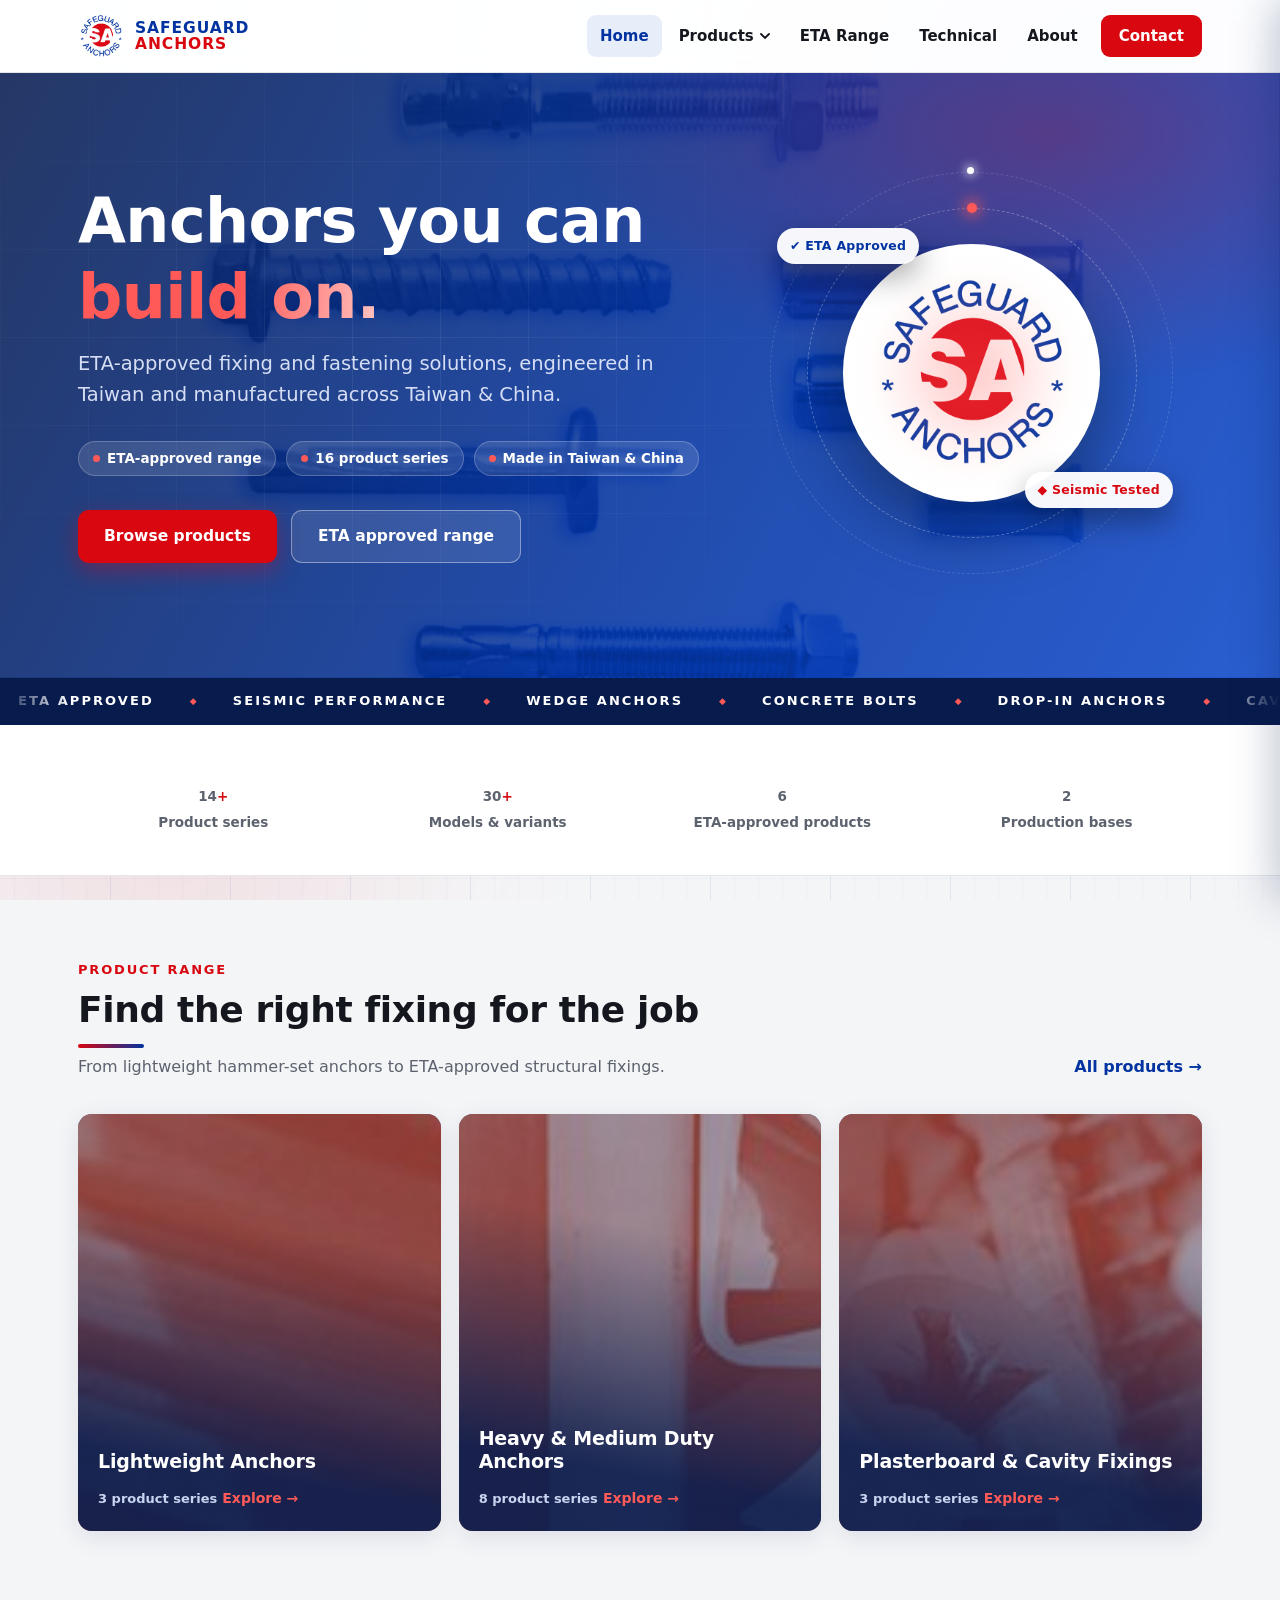
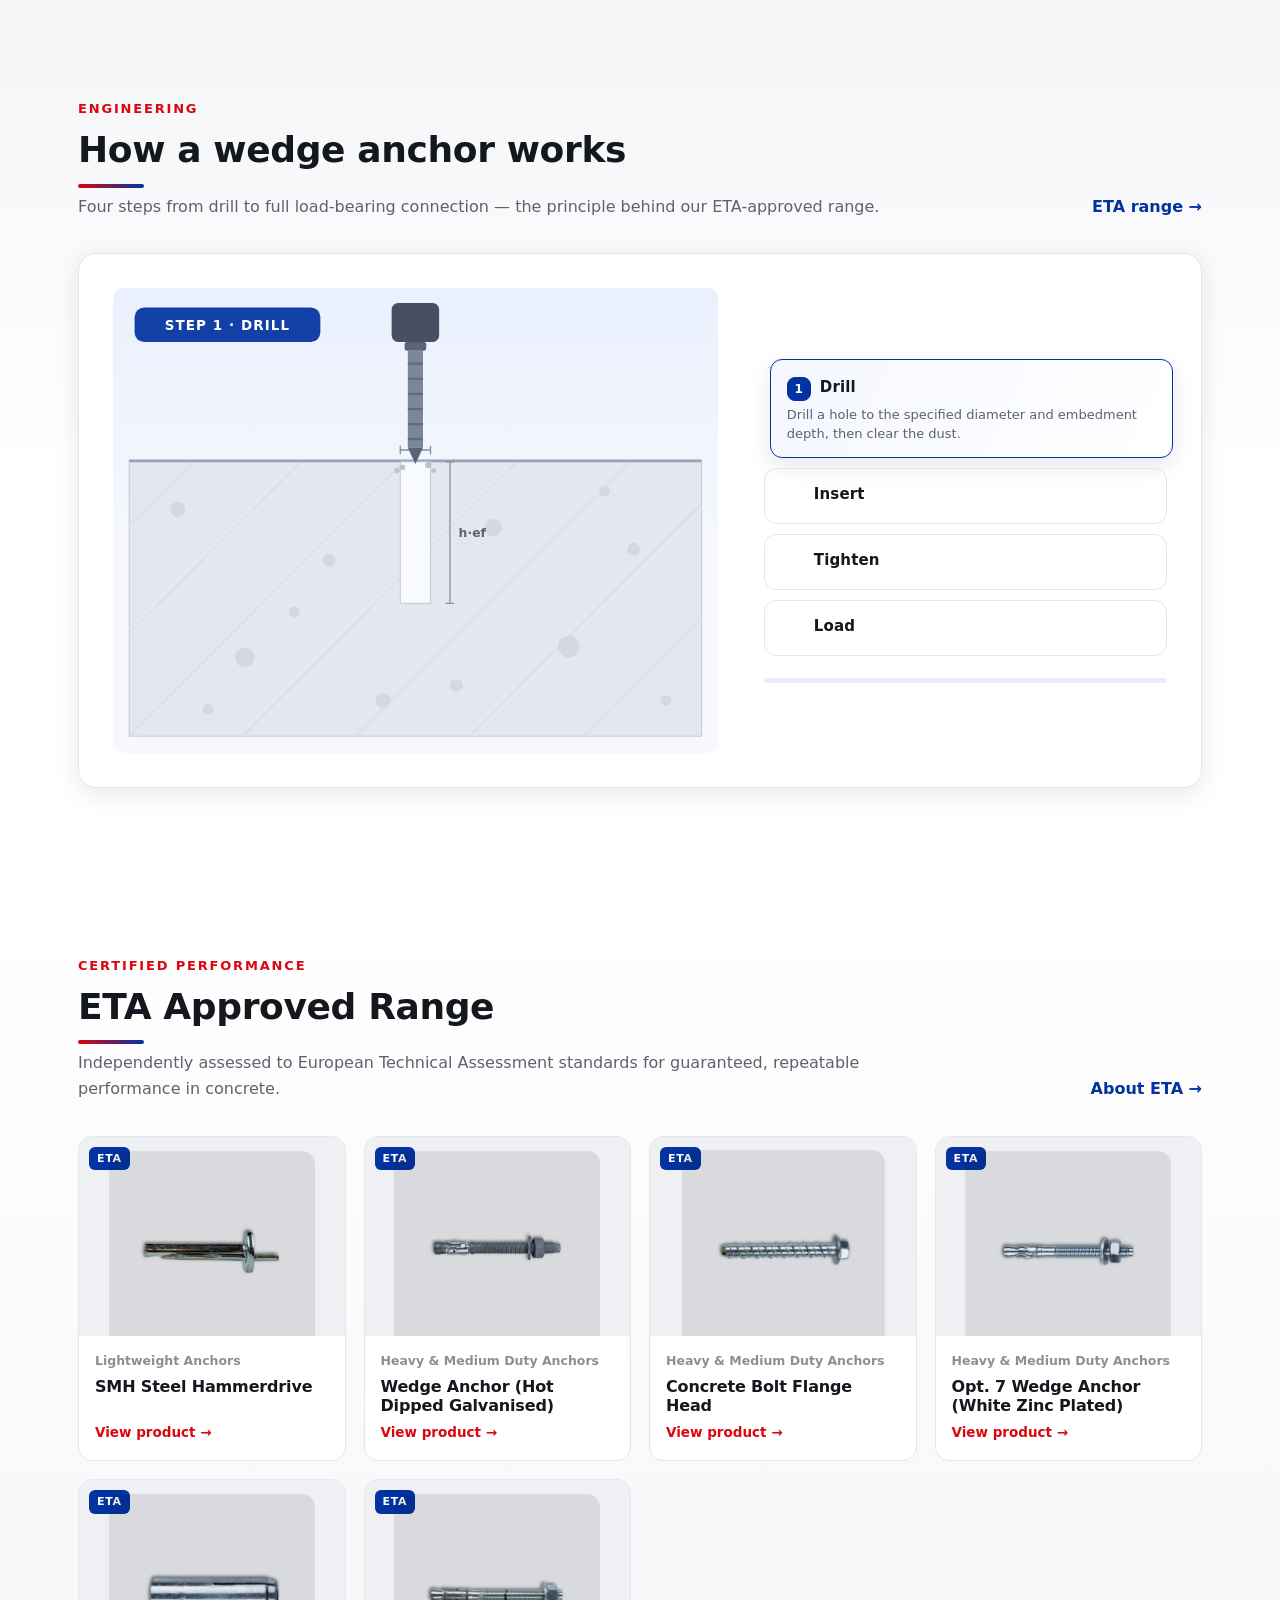
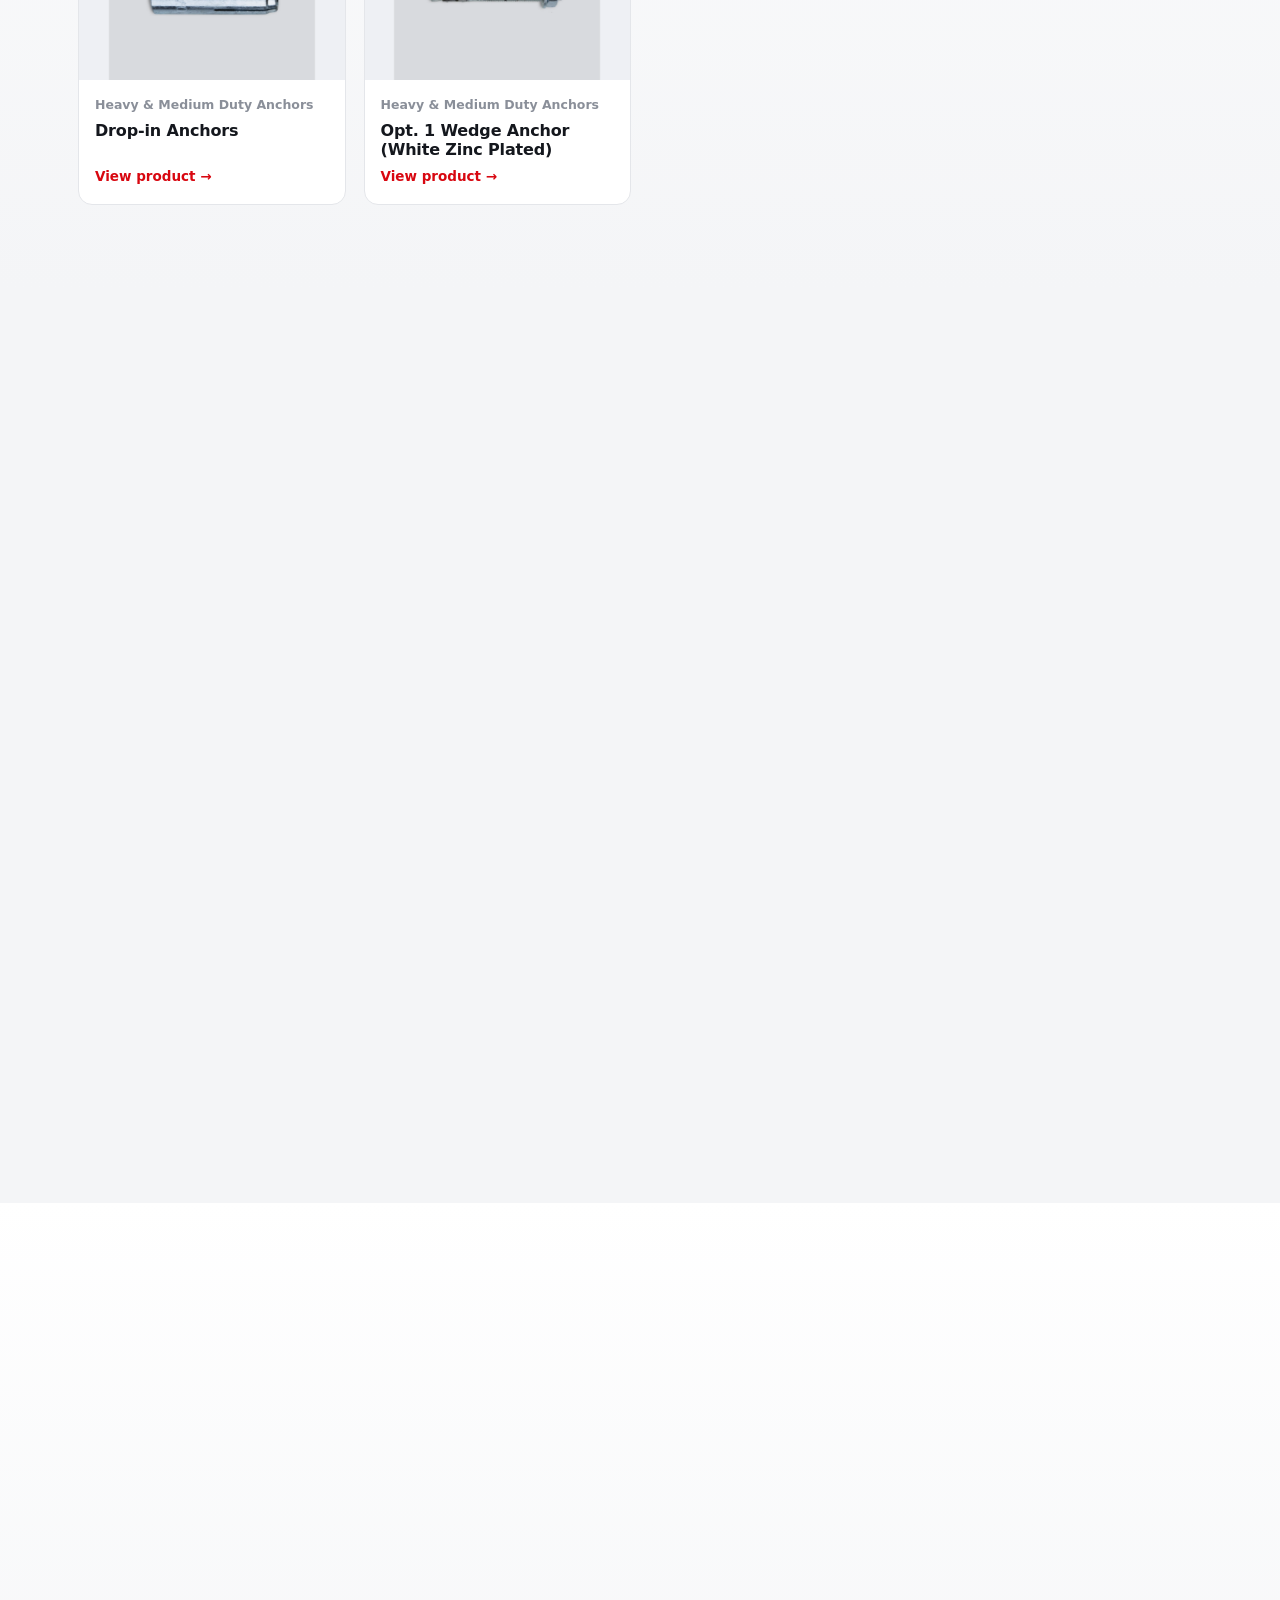
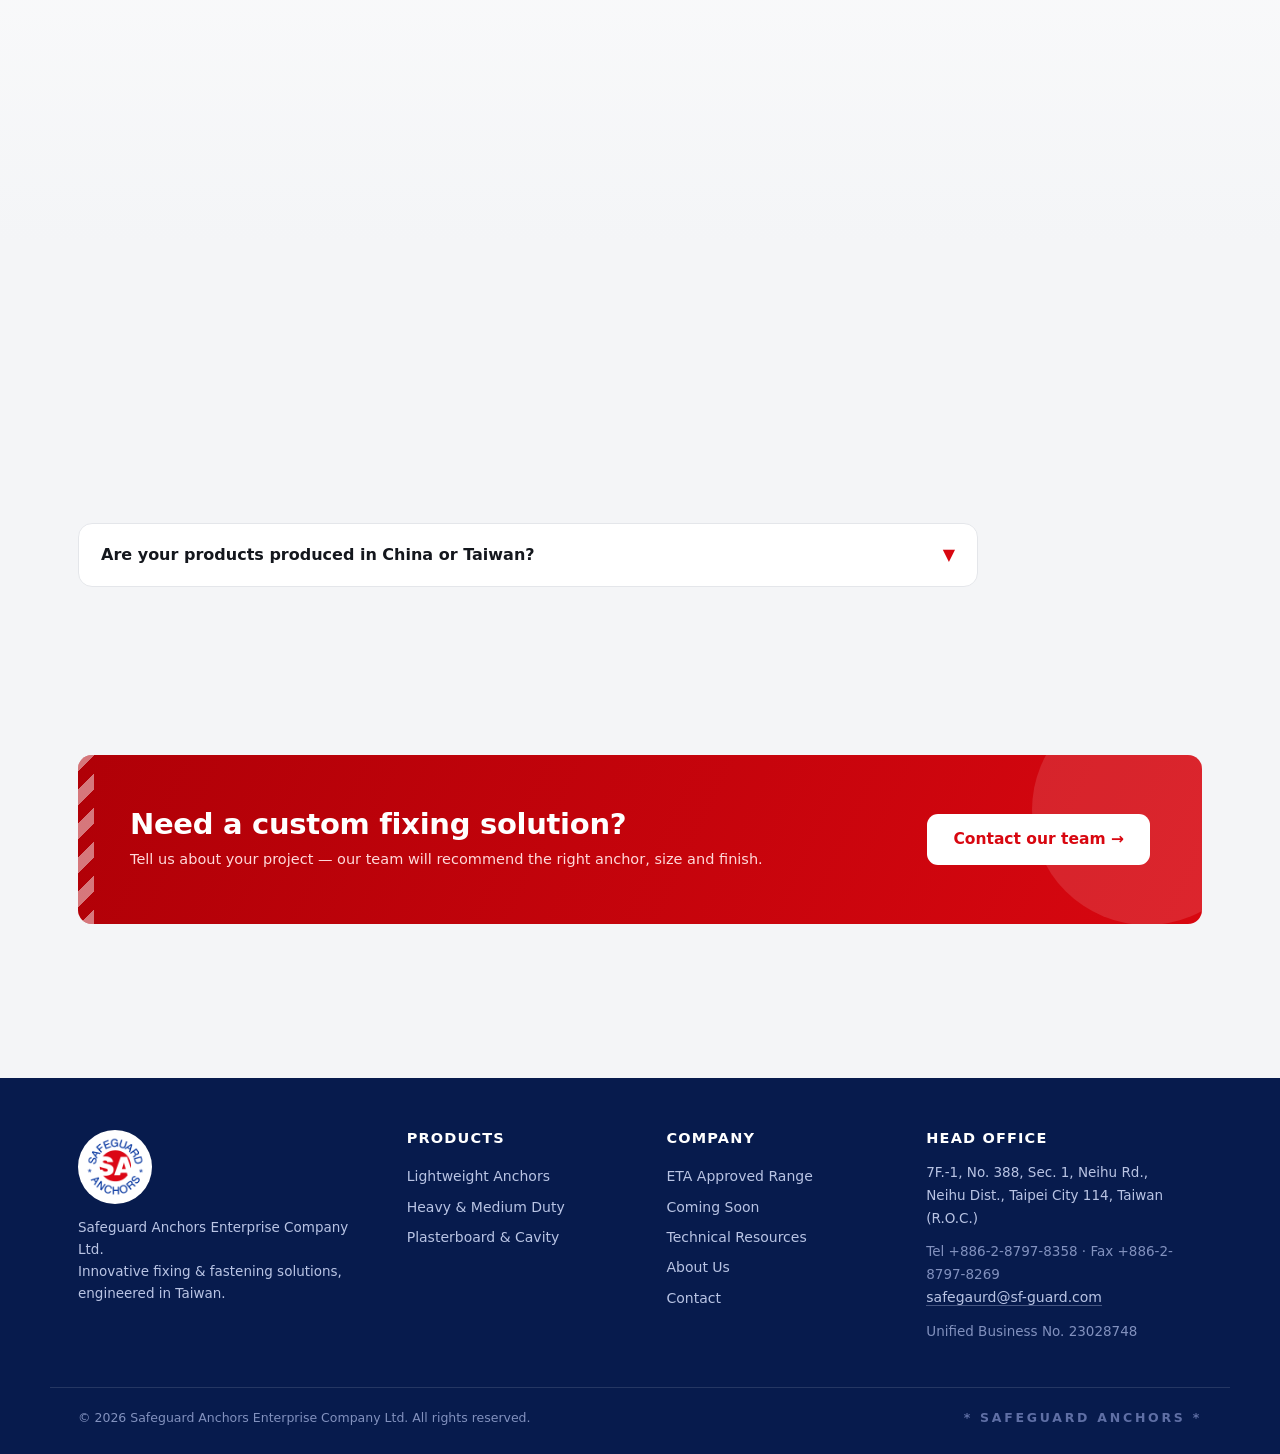
<file: index.html>
<!DOCTYPE html>
<html lang="zh-Hant">
<head>
<meta charset="utf-8">
<meta http-equiv="refresh" content="0; url=./safeguard-anchors-website/">
<script>location.replace("./safeguard-anchors-website/" + location.search + location.hash);</script>
<title>Safeguard Anchors 安全錨栓</title>
</head>
<body>
<p>正在前往網站… <a href="./safeguard-anchors-website/">點此進入 Safeguard Anchors</a></p>
</body>
</html>
</file>
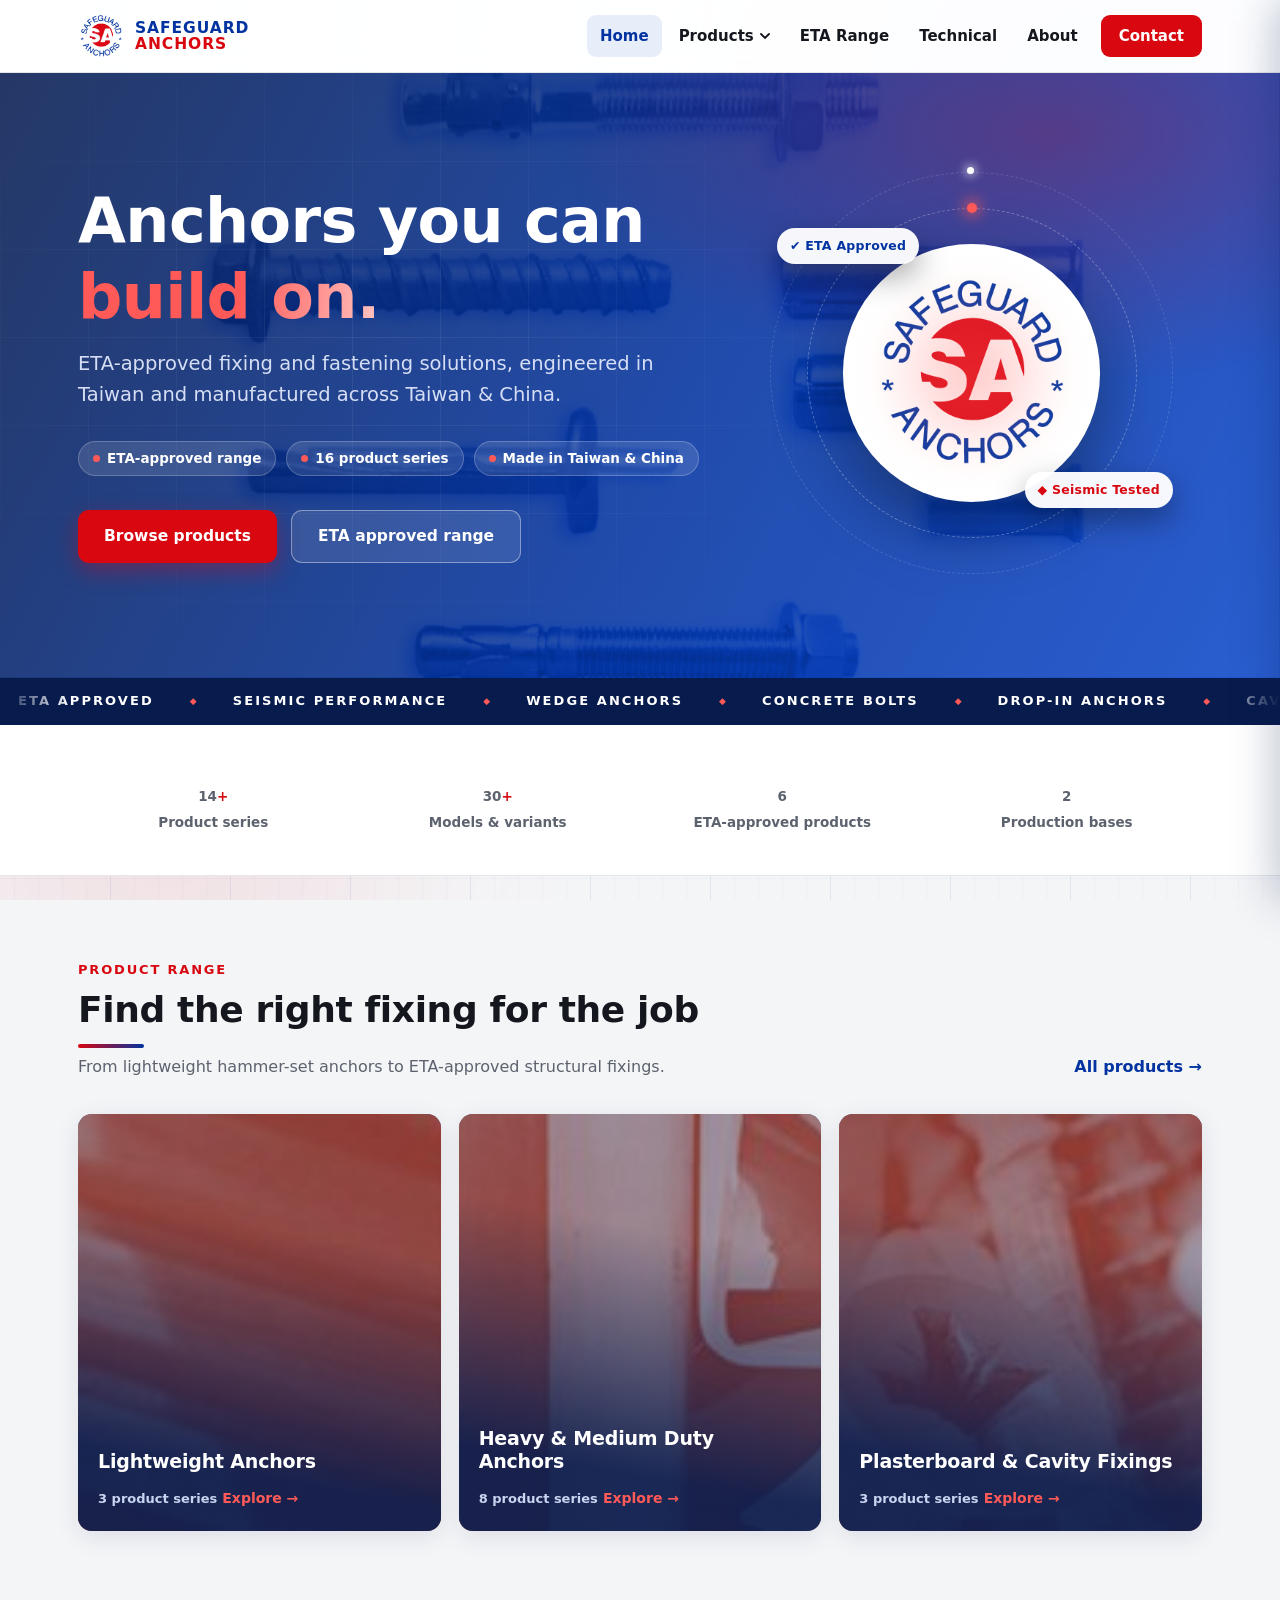
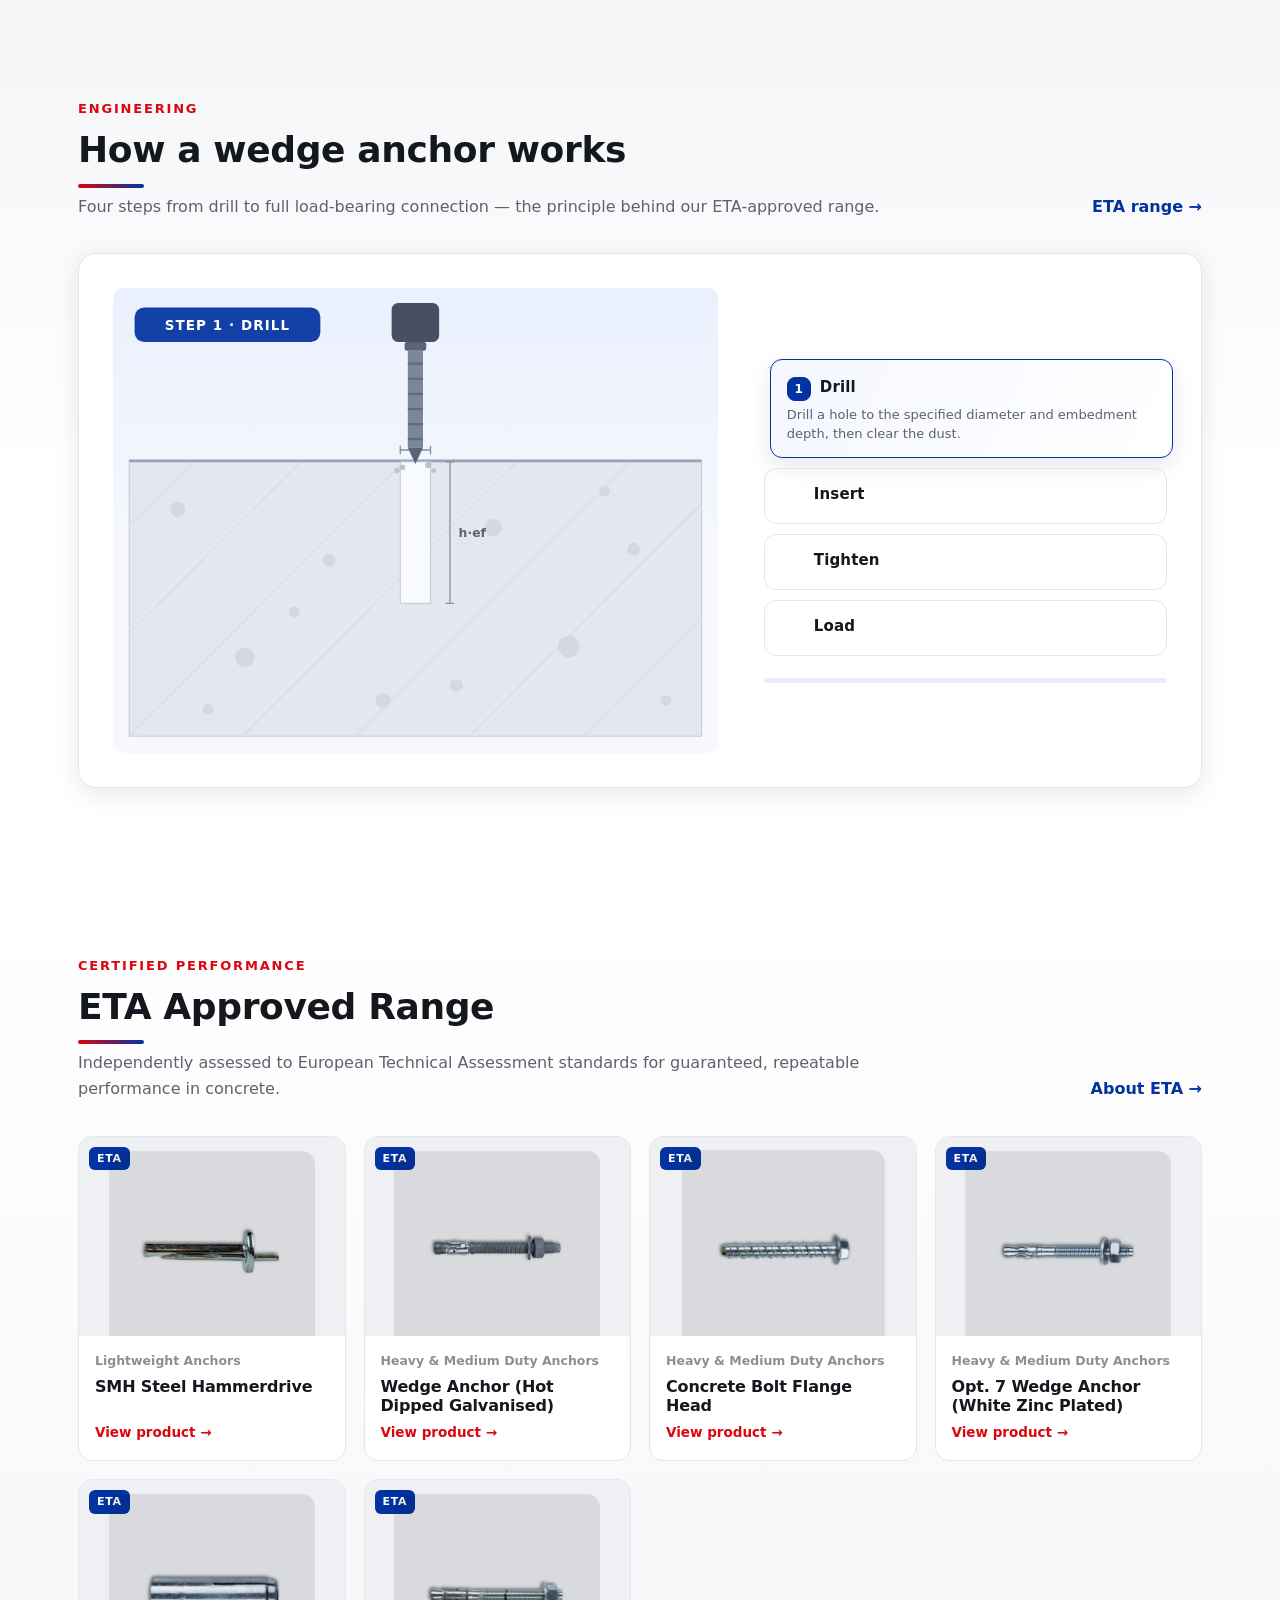
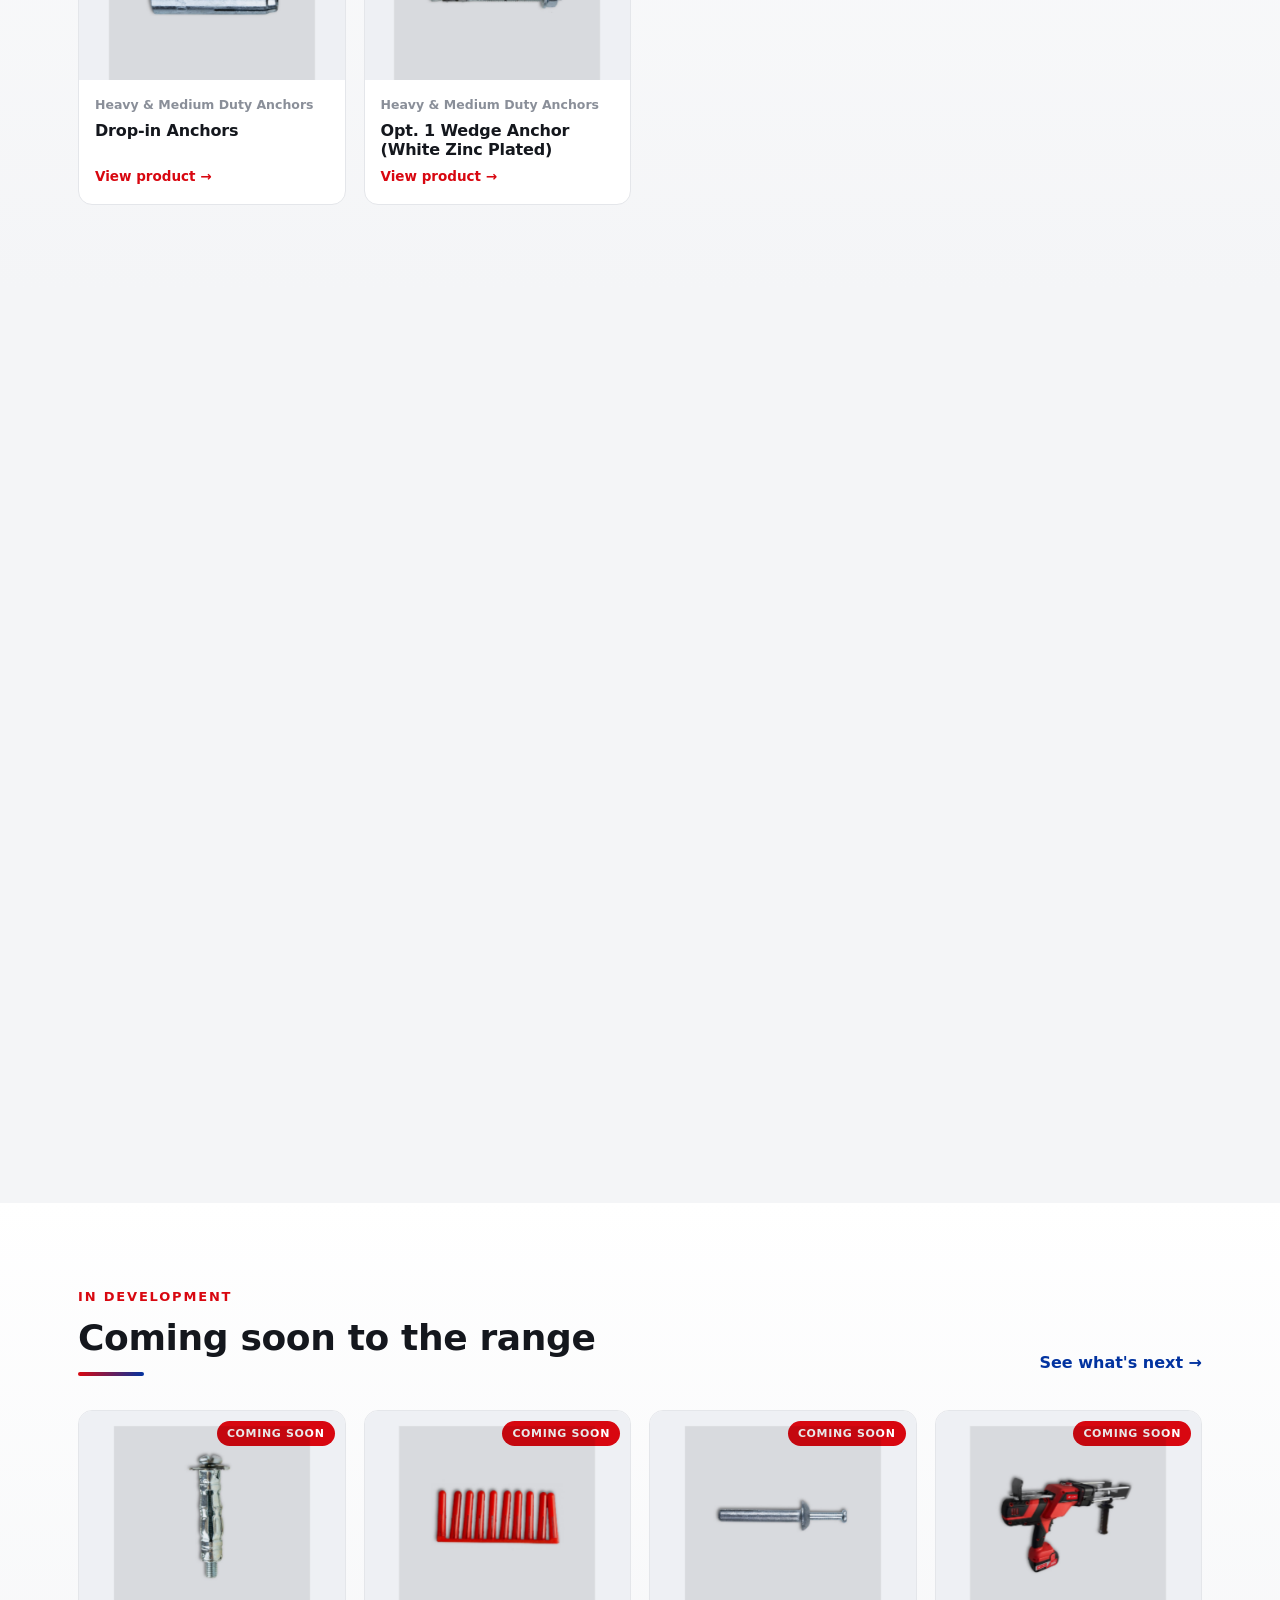
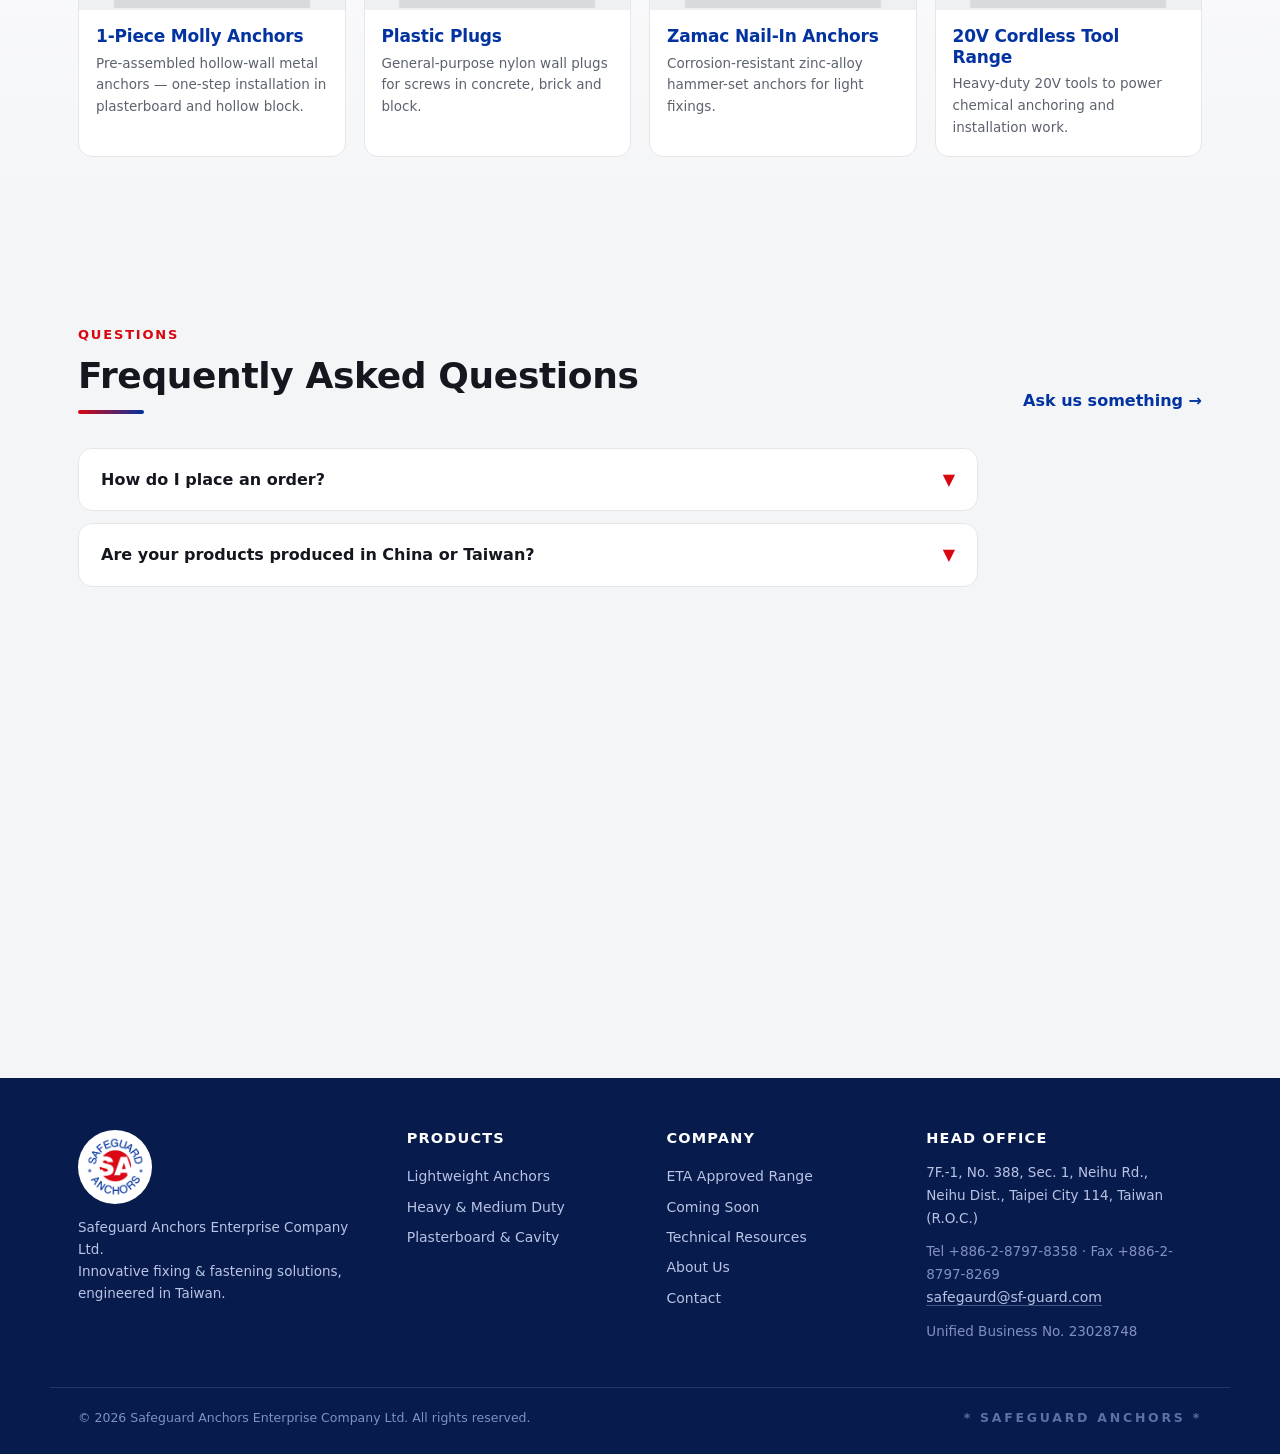
<file: safeguard-anchors-website/index.html>
<!doctype html>
<html lang="en">
<head>
<meta charset="utf-8">
<meta name="viewport" content="width=device-width, initial-scale=1, viewport-fit=cover">
<title>Safeguard Anchors — Fixing &amp; Fastening Solutions</title>
<meta name="description" content="Safeguard Anchors (SA) — ETA-approved anchors, fixings and fasteners engineered in Taiwan. Wedge anchors, drop-in anchors, concrete bolts, cavity fixings and more.">
<meta name="theme-color" content="#0233A0">
<link rel="manifest" href="manifest.webmanifest">
<link rel="icon" type="image/png" href="assets/img/icons/favicon.png">
<link rel="apple-touch-icon" href="assets/img/icons/apple-touch-icon.png">
<meta name="apple-mobile-web-app-capable" content="yes">
<meta name="apple-mobile-web-app-status-bar-style" content="default">
<meta name="apple-mobile-web-app-title" content="SA Anchors">
<meta property="og:title" content="Safeguard Anchors — Anchors you can build on.">
<meta property="og:description" content="ETA-approved fixing and fastening solutions.">
<meta property="og:image" content="assets/img/icons/icon-512.png">
<style>
/* Critical guard — must stay ABOVE the stylesheet link.
   If app.css fails to load, the decorative backdrop stays hidden instead of
   rendering as raw inline SVG. app.css re-reveals it with .bg-scene{visibility:visible},
   which wins on source order once the stylesheet is applied. */
.bg-scene{position:fixed;inset:0;z-index:-1;pointer-events:none;overflow:hidden;visibility:hidden}
</style>
<link rel="stylesheet" href="assets/css/app.css?v=13">
</head>
<body>
<a class="skip-link" href="#app">Skip to content</a>

<!-- animated ambient background -->
<div class="bg-scene" aria-hidden="true">
  <div class="bgs-grid"></div>
  <div class="bgs-blob b1"></div>
  <div class="bgs-blob b2"></div>
  <span class="bgs-glyph g1" style="--gd:38s;top:16%;left:4%">
    <svg width="90" height="90" viewBox="0 0 24 24" fill="none" stroke="currentColor" stroke-width="1">
      <path d="M12 2l8.5 5v10L12 22l-8.5-5V7L12 2z"/><circle cx="12" cy="12" r="4"/></svg>
  </span>
  <span class="bgs-glyph g2" style="--gd:47s;top:58%;right:5%">
    <svg width="120" height="120" viewBox="0 0 24 24" fill="none" stroke="currentColor" stroke-width=".8">
      <circle cx="12" cy="12" r="9"/><circle cx="12" cy="12" r="5.5"/>
      <path d="M12 1v4M12 19v4M1 12h4M19 12h4"/></svg>
  </span>
  <span class="bgs-glyph g3" style="--gd:52s;bottom:12%;left:12%">
    <svg width="74" height="150" viewBox="0 0 20 44" fill="none" stroke="currentColor" stroke-width="1">
      <rect x="7" y="2" width="6" height="30" rx="2"/>
      <path d="M5 34l5 8 5-8M7 8h6M7 13h6M7 18h6M7 23h6M7 28h6"/></svg>
  </span>
</div>

<header class="site-header" id="siteHeader">
  <div class="shell header-row">
    <a class="brand" href="#/" aria-label="Safeguard Anchors home">
      <img src="assets/img/logo.png" alt="Safeguard Anchors logo" class="brand-logo">
      <span class="brand-text"><strong>SAFEGUARD</strong><em>ANCHORS</em></span>
    </a>
    <nav class="main-nav" aria-label="Main">
      <a href="#/" data-nav="home">Home</a>
      <div class="nav-drop">
        <a href="#/products" data-nav="products" class="drop-trigger">Products <svg width="10" height="7" viewBox="0 0 10 7" aria-hidden="true"><path d="M1 1l4 4 4-4" fill="none" stroke="currentColor" stroke-width="1.8" stroke-linecap="round"/></svg></a>
        <div class="drop-panel" role="menu">
          <a href="#/category/lightweight-anchors" role="menuitem">Lightweight Anchors</a>
          <a href="#/category/heavy-medium-duty-anchors" role="menuitem">Heavy &amp; Medium Duty Anchors</a>
          <a href="#/category/plasterboard-cavity-fixings" role="menuitem">Plasterboard &amp; Cavity Fixings</a>
          <div class="drop-sep" role="separator"></div>
          <a href="#/eta" role="menuitem" class="drop-eta">ETA Approved Range</a>
          <a href="#/coming-soon" role="menuitem">Coming Soon</a>
        </div>
      </div>
      <a href="#/eta" data-nav="eta">ETA Range</a>
      <a href="#/downloads" data-nav="downloads">Technical</a>
      <a href="#/about" data-nav="about">About</a>
      <a href="#/contact" data-nav="contact" class="nav-cta">Contact</a>
    </nav>
    <button class="menu-btn" id="menuBtn" aria-label="Open menu" aria-expanded="false" aria-controls="drawer">
      <span></span><span></span><span></span>
    </button>
  </div>
</header>

<div class="drawer-backdrop" id="drawerBackdrop" hidden></div>
<nav class="drawer" id="drawer" aria-label="Mobile" hidden>
  <div class="drawer-head">
    <img src="assets/img/logo.png" alt="" class="drawer-logo">
    <button class="drawer-close" id="drawerClose" aria-label="Close menu">×</button>
  </div>
  <a href="#/">Home</a>
  <div class="drawer-group">Products</div>
  <a href="#/category/lightweight-anchors" class="sub">Lightweight Anchors</a>
  <a href="#/category/heavy-medium-duty-anchors" class="sub">Heavy &amp; Medium Duty Anchors</a>
  <a href="#/category/plasterboard-cavity-fixings" class="sub">Plasterboard &amp; Cavity Fixings</a>
  <a href="#/products" class="sub">All Products</a>
  <a href="#/eta">ETA Approved Range</a>
  <a href="#/coming-soon">Coming Soon</a>
  <a href="#/downloads">Technical Resources</a>
  <a href="#/about">About Us</a>
  <a href="#/contact">Contact</a>
</nav>

<main id="app" tabindex="-1"></main>

<footer class="site-footer">
  <div class="shell footer-grid">
    <div class="f-brand">
      <img src="assets/img/logo.png" alt="Safeguard Anchors logo">
      <p>Safeguard Anchors Enterprise Company Ltd.<br>Innovative fixing &amp; fastening solutions,<br>engineered in Taiwan.</p>
    </div>
    <div>
      <h4>Products</h4>
      <a href="#/category/lightweight-anchors">Lightweight Anchors</a>
      <a href="#/category/heavy-medium-duty-anchors">Heavy &amp; Medium Duty</a>
      <a href="#/category/plasterboard-cavity-fixings">Plasterboard &amp; Cavity</a>
    </div>
    <div>
      <h4>Company</h4>
      <a href="#/eta">ETA Approved Range</a>
      <a href="#/coming-soon">Coming Soon</a>
      <a href="#/downloads">Technical Resources</a>
      <a href="#/about">About Us</a>
      <a href="#/contact">Contact</a>
    </div>
    <div>
      <h4>Head Office</h4>
      <p class="f-addr">7F.-1, No. 388, Sec. 1, Neihu Rd.,<br>Neihu Dist., Taipei City 114, Taiwan (R.O.C.)</p>
      <p class="f-addr muted">Tel +886-2-8797-8358 · Fax +886-2-8797-8269<br>
        <a href="mailto:safegaurd@sf-guard.com">safegaurd@sf-guard.com</a></p>
      <p class="f-addr muted">Unified Business No. 23028748</p>
    </div>
  </div>
  <div class="shell footer-base">
    <span>© <span id="yr"></span> Safeguard Anchors Enterprise Company Ltd. All rights reserved.</span>
    <span class="f-tag">* SAFEGUARD ANCHORS *</span>
  </div>
</footer>

<button class="to-top" id="toTop" aria-label="Back to top" hidden>↑</button>

<script src="assets/js/data.js?v=13"></script>
<script src="assets/js/app.js?v=13"></script>
</body>
</html>
</file>
<file: safeguard-anchors-website/assets/css/app.css>
/* ─────────────────────────────────────────────────────────
   Safeguard Anchors — design system
   Brand: navy #0233A0 · red #D80710 · gray neutrals
   ───────────────────────────────────────────────────────── */
:root{
  --navy:#0233A0; --navy-deep:#071B4D; --navy-soft:#E8EDFA;
  --red:#D80710; --red-dark:#B00007;
  --ink:#14171D; --ink-2:#5C626E; --ink-3:#8A8F99;
  --bg:#F4F5F7; --surface:#FFFFFF; --line:#E4E6EA;
  --shadow:0 6px 24px rgba(7,27,77,.10);
  --shadow-lg:0 16px 44px rgba(7,27,77,.16);
  --r:14px; --r-sm:10px;
  --shell:1180px;
  --ease:cubic-bezier(.22,.8,.3,1);
}
*{box-sizing:border-box}
html{scroll-behavior:smooth}
body{margin:0;font-family:system-ui,-apple-system,"Segoe UI",Roboto,"Helvetica Neue",Arial,sans-serif;
  color:var(--ink);background:var(--bg);line-height:1.6;-webkit-font-smoothing:antialiased}
img{max-width:100%;display:block}
a{color:var(--navy);text-decoration:none}
h1,h2,h3,h4{line-height:1.22;margin:0 0 .5em;font-weight:800;letter-spacing:-.01em}
.shell{max-width:var(--shell);margin:0 auto;padding:0 clamp(16px,4vw,28px)}
.skip-link{position:absolute;left:-9999px;top:0;background:var(--navy);color:#fff;padding:10px 16px;z-index:200}
.skip-link:focus{left:8px;top:8px;border-radius:8px}

/* ── header ── */
.site-header{position:sticky;top:0;z-index:100;background:rgba(255,255,255,.92);
  backdrop-filter:blur(10px);-webkit-backdrop-filter:blur(10px);
  border-bottom:1px solid var(--line);transition:box-shadow .25s var(--ease)}
.site-header.scrolled{box-shadow:0 4px 18px rgba(7,27,77,.12)}
.header-row{display:flex;align-items:center;gap:26px;height:72px}
.brand{display:flex;align-items:center;gap:11px;min-width:0}
.brand-logo{width:46px;height:46px;object-fit:contain;transition:transform .3s var(--ease)}
.brand:hover .brand-logo{transform:rotate(-8deg) scale(1.05)}
.brand-text{display:flex;flex-direction:column;line-height:1.04;font-size:15.5px;letter-spacing:.06em}
.brand-text strong{color:var(--navy);font-weight:900}
.brand-text em{color:var(--red);font-style:normal;font-weight:800}
.main-nav{display:flex;align-items:center;gap:4px;margin-left:auto}
.main-nav > a, .drop-trigger{display:inline-flex;align-items:center;gap:6px;padding:9px 13px;border-radius:9px;
  color:var(--ink);font-weight:650;font-size:15px;transition:background .2s,color .2s}
.main-nav > a:hover,.drop-trigger:hover{background:var(--navy-soft);color:var(--navy)}
.main-nav > a.active{color:var(--navy);background:var(--navy-soft)}
.main-nav .nav-cta{background:var(--red);color:#fff;margin-left:6px;padding:9px 18px}
.main-nav .nav-cta:hover{background:var(--red-dark);color:#fff}
.nav-drop{position:relative}
.drop-panel{position:absolute;top:calc(100% + 8px);left:0;background:var(--surface);border:1px solid var(--line);
  border-radius:12px;box-shadow:var(--shadow-lg);padding:8px;min-width:250px;display:grid;gap:2px;
  opacity:0;visibility:hidden;transform:translateY(6px);transition:all .22s var(--ease)}
.nav-drop:hover .drop-panel,.nav-drop:focus-within .drop-panel{opacity:1;visibility:visible;transform:none}
.drop-panel a{padding:9px 12px;border-radius:8px;font-weight:600;font-size:14.5px;color:var(--ink)}
.drop-panel a:hover{background:var(--navy-soft);color:var(--navy)}
.drop-sep{height:1px;background:var(--line);margin:5px 4px}
.drop-eta{color:var(--red)!important}
.menu-btn{display:none;flex-direction:column;gap:5px;background:none;border:0;padding:10px;cursor:pointer;margin-left:auto}
.menu-btn span{width:24px;height:2.6px;background:var(--navy);border-radius:2px;transition:.25s var(--ease)}

/* drawer (mobile) */
.drawer{position:fixed;top:0;right:0;bottom:0;width:min(320px,85vw);background:var(--surface);z-index:130;
  padding:14px 20px 30px;overflow-y:auto;transform:translateX(102%);transition:transform .32s var(--ease);
  box-shadow:-12px 0 40px rgba(7,27,77,.25);display:block}
.drawer.open{transform:none}
.drawer a{display:block;padding:11px 8px;font-weight:650;color:var(--ink);border-radius:8px;font-size:16px}
.drawer a:hover{background:var(--navy-soft)}
.drawer a.sub{padding-left:22px;font-weight:550;font-size:15px;color:var(--ink-2)}
.drawer-group{margin-top:8px;padding:8px 8px 2px;font-size:12.5px;letter-spacing:.1em;text-transform:uppercase;color:var(--ink-3);font-weight:700}
.drawer-head{display:flex;align-items:center;justify-content:space-between;margin-bottom:6px}
.drawer-logo{width:44px}
.drawer-close{background:none;border:0;font-size:30px;line-height:1;color:var(--ink-2);cursor:pointer;padding:6px}
.drawer-backdrop{position:fixed;inset:0;background:rgba(7,27,77,.45);z-index:120;opacity:0;transition:opacity .3s}
.drawer-backdrop.show{opacity:1}
body.no-scroll{overflow:hidden}

/* ── view transitions ── */
#app{outline:none;min-height:60vh}
.view{animation:viewIn .45s var(--ease)}
@keyframes viewIn{from{opacity:0;transform:translateY(14px)}to{opacity:1;transform:none}}

/* reveal on scroll */
.reveal{opacity:0;transform:translateY(22px);transition:opacity .6s var(--ease),transform .6s var(--ease)}
.reveal.in{opacity:1;transform:none}
.reveal.d1{transition-delay:.08s}.reveal.d2{transition-delay:.16s}.reveal.d3{transition-delay:.24s}

/* ── hero ── */
.hero{position:relative;color:#fff;overflow:hidden;
  background:linear-gradient(118deg,var(--navy-deep) 0%,var(--navy) 55%,#0d47c9 100%)}
.hero::before{content:"";position:absolute;inset:0;background:url("../img/site/band-screws.jpg") center/cover no-repeat;
  opacity:.14;mix-blend-mode:luminosity}
.hero::after{content:"";position:absolute;inset:0;
  background:radial-gradient(820px 420px at 82% 10%,rgba(216,7,16,.28),transparent 60%)}
.hero-inner{position:relative;z-index:2;display:grid;grid-template-columns:1.15fr .85fr;gap:40px;
  align-items:center;padding-block:clamp(56px,9vw,110px) clamp(60px,9vw,120px)}
.hero h1{font-size:clamp(34px,5.4vw,62px);margin:0 0 14px;color:#fff}
.hero h1 .accent{color:#FF5A57}
.hero p.lead{font-size:clamp(16px,2vw,19.5px);color:#D6DEF5;max-width:34em;margin:0 0 30px}
.hero-badges{display:flex;flex-wrap:wrap;gap:10px;margin-bottom:34px}
.badge{display:inline-flex;align-items:center;gap:7px;background:rgba(255,255,255,.12);
  border:1px solid rgba(255,255,255,.22);border-radius:999px;padding:6px 14px;font-size:13.5px;font-weight:650}
.badge .dot{width:7px;height:7px;border-radius:50%;background:#FF5A57}
.hero-cta{display:flex;flex-wrap:wrap;gap:14px}
.btn{display:inline-flex;align-items:center;gap:9px;padding:13px 26px;border-radius:11px;font-weight:750;
  font-size:15.5px;transition:transform .2s var(--ease),box-shadow .2s,background .2s;border:0;cursor:pointer}
.btn:hover{transform:translateY(-2px)}
.btn-red{background:var(--red);color:#fff;box-shadow:0 8px 22px rgba(216,7,16,.35)}
.btn-red:hover{background:var(--red-dark)}
.btn-ghost{background:rgba(255,255,255,.1);color:#fff;border:1.5px solid rgba(255,255,255,.4)}
.btn-ghost:hover{background:rgba(255,255,255,.2)}
.btn-navy{background:var(--navy);color:#fff}
.btn-navy:hover{background:var(--navy-deep)}
.btn-line{background:#fff;color:var(--navy);border:1.5px solid var(--navy)}
.hero-art{position:relative;display:grid;place-items:center}
.hero-logo-wrap{position:relative;width:min(330px,66vw);aspect-ratio:1;display:grid;place-items:center}
.hero-ring{position:absolute;inset:0;border-radius:50%;border:1.5px dashed rgba(255,255,255,.30);
  animation:spin 40s linear infinite}
.hero-ring.r2{inset:-11%;border-color:rgba(255,255,255,.14);animation-duration:70s;animation-direction:reverse}
@keyframes spin{to{transform:rotate(360deg)}}
.hero-logo{width:78%;border-radius:50%;background:#fff;padding:8%;box-shadow:0 24px 70px rgba(0,0,0,.4);
  animation:floaty 6s ease-in-out infinite}
@keyframes floaty{0%,100%{transform:translateY(0)}50%{transform:translateY(-14px)}}

/* stats band */
.stats{background:var(--surface);border-bottom:1px solid var(--line)}
.stats-row{display:grid;grid-template-columns:repeat(4,1fr);gap:14px;padding-block:30px}
.stat{text-align:center;padding:10px 6px}
.stat b{display:block;font-size:clamp(28px,3.6vw,42px);color:var(--navy);font-weight:900;line-height:1.05}
.stat b .plus{color:var(--red)}
.stat span{font-size:13.5px;color:var(--ink-2);font-weight:600}

/* ── sections ── */
.section{padding:clamp(48px,7vw,84px) 0}
.section.tint{background:linear-gradient(180deg,#fff 0%,var(--bg) 100%)}
.sec-head{display:flex;align-items:end;justify-content:space-between;gap:20px;margin-bottom:34px}
.sec-head h2{font-size:clamp(24px,3.4vw,36px);margin:0}
.sec-head .kick{display:block;font-size:13px;letter-spacing:.14em;text-transform:uppercase;color:var(--red);
  font-weight:800;margin-bottom:8px}
.sec-head p{margin:6px 0 0;color:var(--ink-2);max-width:52em}
.sec-link{white-space:nowrap;font-weight:700;color:var(--navy)}
.sec-link:hover{color:var(--red)}

/* category cards */
.cat-grid{display:grid;grid-template-columns:repeat(3,1fr);gap:18px}
.cat-card{position:relative;border-radius:var(--r);overflow:hidden;background:var(--navy-deep);
  aspect-ratio:4/4.6;display:flex;align-items:flex-end;box-shadow:var(--shadow);
  transition:transform .3s var(--ease),box-shadow .3s var(--ease)}
.cat-card img{position:absolute;inset:0;width:100%;height:100%;object-fit:cover;opacity:.62;
  transition:transform .6s var(--ease),opacity .4s}
.cat-card::after{content:"";position:absolute;inset:0;
  background:linear-gradient(190deg,rgba(7,27,77,0) 30%,rgba(7,27,77,.88) 82%)}
.cat-card:hover{transform:translateY(-6px);box-shadow:var(--shadow-lg)}
.cat-card:hover img{transform:scale(1.07);opacity:.72}
.cat-body{position:relative;z-index:2;padding:20px;color:#fff}
.cat-body h3{font-size:19px;margin:0 0 4px;color:#fff}
.cat-body span{font-size:13px;color:#C9D4F0;font-weight:600}
.cat-body .go{display:inline-flex;margin-top:10px;color:#FF5A57;font-weight:800;font-size:14px;gap:6px;
  transition:gap .25s var(--ease)}
.cat-card:hover .go{gap:11px}

/* product cards */
.grid{display:grid;grid-template-columns:repeat(auto-fill,minmax(235px,1fr));gap:18px}
.p-card{background:var(--surface);border:1px solid var(--line);border-radius:var(--r);overflow:hidden;
  display:flex;flex-direction:column;transition:transform .28s var(--ease),box-shadow .28s var(--ease),border-color .28s}
.p-card:hover{transform:translateY(-5px);box-shadow:var(--shadow-lg);border-color:#c9d2ec}
.p-thumb{aspect-ratio:4/3;background:#EEF0F4;display:grid;place-items:center;overflow:hidden;position:relative}
.p-thumb img{width:88%;height:88%;object-fit:contain;mix-blend-mode:multiply;transition:transform .45s var(--ease)}
.p-card:hover .p-thumb img{transform:scale(1.08)}
.p-eta{position:absolute;top:10px;left:10px;background:var(--navy);color:#fff;font-size:11px;font-weight:800;
  letter-spacing:.06em;border-radius:6px;padding:3px 8px}
.p-body{padding:15px 16px 17px;display:flex;flex-direction:column;gap:6px;flex:1}
.p-body h3{font-size:16px;margin:0;color:var(--ink)}
.p-card:hover .p-body h3{color:var(--navy)}
.p-cat{font-size:12.5px;color:var(--ink-3);font-weight:650}
.p-more{margin-top:auto;font-size:13.5px;font-weight:750;color:var(--red);display:inline-flex;gap:6px}

/* filter chips + search */
.toolbar{display:flex;flex-wrap:wrap;gap:10px;align-items:center;margin-bottom:26px}
.chip{border:1.5px solid var(--line);background:var(--surface);color:var(--ink-2);border-radius:999px;
  padding:8px 16px;font-weight:700;font-size:13.5px;cursor:pointer;transition:.2s}
.chip:hover{border-color:var(--navy);color:var(--navy)}
.chip.on{background:var(--navy);border-color:var(--navy);color:#fff}
.search{margin-left:auto;flex:0 1 250px;min-width:170px;position:relative}
.search input{width:100%;padding:10px 14px 10px 36px;border:1.5px solid var(--line);border-radius:999px;
  font:inherit;font-size:14px;background:var(--surface)}
.search input:focus{outline:none;border-color:var(--navy)}
.search svg{position:absolute;left:13px;top:50%;transform:translateY(-50%);color:var(--ink-3)}

/* ── page hero (inner pages) ── */
.page-hero{background:linear-gradient(115deg,var(--navy-deep),var(--navy));color:#fff;
  padding:clamp(36px,6vw,64px) 0;position:relative;overflow:hidden}
.page-hero::after{content:"";position:absolute;inset:0;
  background:radial-gradient(600px 300px at 88% 0%,rgba(216,7,16,.30),transparent 60%)}
.page-hero .shell{position:relative;z-index:2}
.page-hero h1{font-size:clamp(27px,4vw,42px);color:#fff;margin:0 0 8px}
.page-hero p{color:#CBD5F0;max-width:56em;margin:0;font-size:15.5px}
.crumb{font-size:13px;color:#9FB0DC;font-weight:650;margin-bottom:14px;display:flex;gap:8px;flex-wrap:wrap}
.crumb a{color:#C9D4F0}
.crumb a:hover{color:#fff}

/* ── product detail ── */
.detail{display:grid;grid-template-columns:1.02fr .98fr;gap:clamp(24px,4vw,52px);align-items:start}
.gallery{position:sticky;top:92px}
.g-main{background:var(--surface);border:1px solid var(--line);border-radius:var(--r);aspect-ratio:4/3.1;
  display:grid;place-items:center;overflow:hidden}
.g-main img{width:88%;height:88%;object-fit:contain;mix-blend-mode:multiply;animation:gfade .4s var(--ease)}
@keyframes gfade{from{opacity:0;transform:scale(.96)}to{opacity:1;transform:none}}
.g-thumbs{display:flex;gap:10px;margin-top:12px;flex-wrap:wrap}
.g-thumbs button{width:74px;height:60px;border-radius:9px;border:1.6px solid var(--line);background:var(--surface);
  display:grid;place-items:center;cursor:pointer;overflow:hidden;padding:4px;transition:.2s}
.g-thumbs button img{max-height:100%;object-fit:contain;mix-blend-mode:multiply}
.g-thumbs button.on,.g-thumbs button:hover{border-color:var(--navy)}
.d-eta{display:inline-flex;align-items:center;gap:8px;background:var(--navy-soft);color:var(--navy);
  font-weight:800;font-size:13px;border-radius:8px;padding:6px 12px;margin-bottom:14px;letter-spacing:.04em}
.d-title{font-size:clamp(26px,3.4vw,38px);margin:0 0 10px}
.d-lead{color:var(--ink-2);font-size:15.5px;margin:0 0 22px}
.d-panel{border:1px solid var(--line);border-radius:var(--r-sm);background:var(--surface);margin-bottom:12px;overflow:hidden}
.d-panel > button{width:100%;display:flex;justify-content:space-between;align-items:center;background:none;border:0;
  padding:15px 18px;font:inherit;font-weight:750;font-size:15.5px;color:var(--ink);cursor:pointer}
.d-panel > button:hover{color:var(--navy)}
.d-panel .chev{transition:transform .28s var(--ease);color:var(--red);font-size:13px}
.d-panel.open .chev{transform:rotate(180deg)}
.d-content{max-height:0;overflow:hidden;transition:max-height .38s var(--ease)}
.d-panel.open .d-content{max-height:640px;overflow:auto}
.d-content-inner{padding:2px 18px 16px;color:var(--ink-2);font-size:14.5px}
.d-content-inner ul{margin:6px 0;padding-left:20px}
.d-content-inner li{margin:4px 0}
.adv-list{list-style:none;padding:0;margin:18px 0 26px;display:grid;gap:9px}
.adv-list li{display:flex;gap:11px;align-items:flex-start;font-size:14.5px;color:var(--ink)}
.adv-list .tick{flex:none;width:21px;height:21px;border-radius:50%;background:var(--navy-soft);color:var(--navy);
  display:grid;place-items:center;font-size:12px;font-weight:900;margin-top:1px}
.spec-block{margin-top:34px}
.spec-block h2{font-size:22px}
.spec-imgs{display:grid;gap:14px;margin-top:14px}
.spec-imgs figure{margin:0;background:#fff;border:1px solid var(--line);border-radius:var(--r-sm);padding:10px;overflow-x:auto}
.spec-imgs img{margin:0 auto}
.variant-list{display:grid;gap:10px;margin-top:14px}
.v-item{border:1px solid var(--line);border-radius:var(--r-sm);background:var(--surface);overflow:hidden}
.v-item > button{width:100%;display:flex;justify-content:space-between;align-items:center;background:none;border:0;
  padding:13px 16px;font:inherit;font-weight:700;font-size:14.5px;cursor:pointer;color:var(--ink)}
.v-item .chev{color:var(--red);transition:transform .28s var(--ease)}
.v-item.open .chev{transform:rotate(180deg)}
.v-body{max-height:0;overflow:hidden;transition:max-height .4s var(--ease)}
.v-item.open .v-body{max-height:2600px}
.v-body-inner{padding:4px 14px 14px;overflow-x:auto}
.rel-row{margin-top:56px}

/* ── ETA page ── */
.eta-strip{display:flex;align-items:center;gap:22px;background:var(--surface);border:1px solid var(--line);
  border-radius:var(--r);padding:22px 26px;margin-bottom:34px;flex-wrap:wrap}
.eta-strip img{width:110px;border-radius:10px}
.eta-strip p{margin:0;color:var(--ink-2);font-size:14.5px;flex:1;min-width:240px}
.opt-cards{display:grid;grid-template-columns:1fr 1fr;gap:16px;margin:10px 0 40px}
.opt-card{background:var(--surface);border:1px solid var(--line);border-left:5px solid var(--navy);
  border-radius:var(--r-sm);padding:18px 20px}
.opt-card.red{border-left-color:var(--red)}
.opt-card h3{font-size:17px;margin:0 0 6px}
.opt-card p{margin:0;color:var(--ink-2);font-size:14px}

/* ── coming soon ── */
.cs-grid{display:grid;grid-template-columns:repeat(auto-fill,minmax(250px,1fr));gap:18px}
.cs-card{background:var(--surface);border:1px solid var(--line);border-radius:var(--r);overflow:hidden;
  transition:transform .28s var(--ease),box-shadow .28s}
.cs-card:hover{transform:translateY(-5px);box-shadow:var(--shadow-lg)}
.cs-thumb{aspect-ratio:4/3;background:#EEF0F4;display:grid;place-items:center;overflow:hidden;position:relative}
.cs-thumb img{width:86%;height:86%;object-fit:contain;mix-blend-mode:multiply}
.cs-tag{position:absolute;top:10px;right:10px;background:var(--red);color:#fff;font-size:11px;font-weight:800;
  border-radius:999px;padding:4px 10px;letter-spacing:.06em;animation:pulse 2.2s ease-in-out infinite}
@keyframes pulse{0%,100%{box-shadow:0 0 0 0 rgba(216,7,16,.45)}55%{box-shadow:0 0 0 9px rgba(216,7,16,0)}}
.cs-body{padding:16px 17px 18px}
.cs-body h3{font-size:17px;margin:0 0 6px}
.cs-body p{margin:0;font-size:13.5px;color:var(--ink-2)}

/* ── about ── */
.about-grid{display:grid;grid-template-columns:1.05fr .95fr;gap:clamp(24px,4vw,54px);align-items:center}
.about-grid img{border-radius:var(--r);box-shadow:var(--shadow-lg)}
.about-grid .kick{display:block;font-size:13px;letter-spacing:.14em;text-transform:uppercase;color:var(--red);font-weight:800;margin-bottom:8px}
.about-grid h2{font-size:clamp(23px,3.2vw,32px)}
.about-grid p{color:var(--ink-2);font-size:15px}
.mission{background:linear-gradient(115deg,var(--navy-deep),var(--navy));border-radius:var(--r);color:#fff;
  padding:clamp(28px,5vw,52px);display:grid;grid-template-columns:1fr 1fr;gap:30px;position:relative;overflow:hidden}
.mission::after{content:"";position:absolute;inset:0;background:radial-gradient(500px 260px at 90% 10%,rgba(216,7,16,.3),transparent 60%)}
.mission > div{position:relative;z-index:2}
.mission h3{color:#fff;font-size:21px}
.mission p{color:#CBD5F0;font-size:14.5px;margin:0}

/* ── downloads ── */
.dl-grid{display:grid;grid-template-columns:repeat(auto-fill,minmax(260px,1fr));gap:18px}
.dl-card{background:var(--surface);border:1px solid var(--line);border-radius:var(--r);padding:22px;
  display:flex;flex-direction:column;gap:10px;transition:transform .25s var(--ease),box-shadow .25s}
.dl-card:hover{transform:translateY(-4px);box-shadow:var(--shadow-lg)}
.dl-icon{width:46px;height:46px;border-radius:12px;background:var(--navy-soft);color:var(--navy);
  display:grid;place-items:center;font-size:21px;font-weight:900}
.dl-card h3{font-size:17px;margin:2px 0 0}
.dl-card p{margin:0;font-size:13.5px;color:var(--ink-2);flex:1}

/* ── contact ── */
.contact-grid{display:grid;grid-template-columns:.9fr 1.1fr;gap:clamp(24px,4vw,50px);align-items:start}
.c-info h2{font-size:24px}
.c-item{display:flex;gap:14px;margin:18px 0;align-items:flex-start}
.c-item .ico{flex:none;width:42px;height:42px;border-radius:12px;background:var(--navy-soft);color:var(--navy);
  display:grid;place-items:center;font-size:18px}
.c-item b{display:block;font-size:14.5px}
.c-item span{color:var(--ink-2);font-size:14px}
.form{background:var(--surface);border:1px solid var(--line);border-radius:var(--r);padding:clamp(20px,3vw,30px);
  box-shadow:var(--shadow)}
.form-row{display:grid;grid-template-columns:1fr 1fr;gap:14px}
.field{margin-bottom:14px}
.field label{display:block;font-size:13.5px;font-weight:700;margin-bottom:6px}
.field input,.field textarea{width:100%;padding:12px 14px;border:1.5px solid var(--line);border-radius:10px;
  font:inherit;font-size:14.5px;background:#FBFBFC;transition:border-color .2s}
.field input:focus,.field textarea:focus{outline:none;border-color:var(--navy);background:#fff}
.form-note{font-size:12.5px;color:var(--ink-3);margin-top:10px}
.form .sent{background:#E9F7EC;border:1px solid #BFE5C8;color:#1C6B2F;border-radius:10px;padding:14px 16px;font-weight:650}

/* ── CTA band ── */
.cta-band{background:linear-gradient(115deg,var(--red-dark),var(--red));border-radius:var(--r);color:#fff;
  padding:clamp(30px,5vw,52px);display:flex;align-items:center;justify-content:space-between;gap:26px;flex-wrap:wrap;
  position:relative;overflow:hidden}
.cta-band::after{content:"";position:absolute;right:-60px;top:-60px;width:230px;height:230px;border-radius:50%;
  background:rgba(255,255,255,.12)}
.cta-band h2{color:#fff;font-size:clamp(21px,3vw,29px);margin:0 0 6px}
.cta-band p{margin:0;color:#FFD9DA;font-size:14.5px}
.cta-band .btn{background:#fff;color:var(--red);position:relative;z-index:2}

/* ── footer ── */
.site-footer{background:var(--navy-deep);color:#B9C4E4;margin-top:70px}
.footer-grid{display:grid;grid-template-columns:1.3fr 1fr 1fr 1.2fr;gap:30px;padding-block:52px 34px}
.site-footer h4{color:#fff;font-size:14.5px;letter-spacing:.08em;text-transform:uppercase;margin:0 0 14px}
.site-footer a{display:block;color:#B9C4E4;padding:4px 0;font-size:14px}
.site-footer a:hover{color:#fff}
.f-brand img{width:74px;margin-bottom:12px;border-radius:50%;background:#fff;padding:6px}
.f-brand p{font-size:13.5px;line-height:1.65;margin:0}
.f-addr{font-size:13.5px;line-height:1.7;margin:0 0 10px}
.f-addr.muted{color:#8291BE}
.footer-base{display:flex;justify-content:space-between;gap:14px;flex-wrap:wrap;border-top:1px solid rgba(255,255,255,.12);
  padding-top:20px;padding-bottom:26px;font-size:12.5px;color:#8291BE}
.f-tag{letter-spacing:.22em;font-weight:800;color:#5F6FA5}

/* to top */
.to-top{position:fixed;right:18px;bottom:18px;width:46px;height:46px;border-radius:50%;border:0;background:var(--navy);
  color:#fff;font-size:19px;cursor:pointer;box-shadow:var(--shadow-lg);z-index:90;
  animation:viewIn .3s var(--ease);transition:background .2s,transform .2s}
.to-top:hover{background:var(--red);transform:translateY(-3px)}

.empty{padding:60px 0;text-align:center;color:var(--ink-2)}

/* ─────────── responsive ─────────── */
@media (max-width:1080px){
  .cat-grid{grid-template-columns:repeat(2,1fr)}
  .cat-card{aspect-ratio:16/9.5}
  .footer-grid{grid-template-columns:1fr 1fr}
}
@media (max-width:920px){
  .main-nav{display:none}
  .menu-btn{display:flex}
  .hero-inner{grid-template-columns:1fr;text-align:center;gap:34px}
  .hero p.lead{margin-inline:auto}
  .hero-badges,.hero-cta{justify-content:center}
  .hero-art{order:-1}
  .hero-logo-wrap{width:min(210px,52vw)}
  .detail{grid-template-columns:1fr}
  .gallery{position:static}
  .about-grid{grid-template-columns:1fr}
  .mission{grid-template-columns:1fr}
  .contact-grid{grid-template-columns:1fr}
  .opt-cards{grid-template-columns:1fr}
  .stats-row{grid-template-columns:repeat(2,1fr);gap:4px;padding:22px 0}
}
@media (max-width:560px){
  .header-row{height:62px;gap:12px}
  .brand-logo{width:38px;height:38px}
  .brand-text{font-size:13px}
  .cat-grid{grid-template-columns:1fr}
  .cat-card{aspect-ratio:16/8.5}
  .grid{grid-template-columns:repeat(auto-fill,minmax(160px,1fr));gap:12px}
  .p-body{padding:12px 12px 14px}
  .p-body h3{font-size:14.5px}
  .form-row{grid-template-columns:1fr}
  .footer-grid{grid-template-columns:1fr;gap:22px;padding:40px 0 26px}
  .sec-head{flex-direction:column;align-items:flex-start}
  .toolbar .search{flex-basis:100%;margin-left:0}
  .g-thumbs button{width:62px;height:52px}
}

/* reduced motion */
@media (prefers-reduced-motion:reduce){
  *,*::before,*::after{animation-duration:.01ms!important;animation-iteration-count:1!important;
    transition-duration:.01ms!important;scroll-behavior:auto!important}
  .reveal{opacity:1;transform:none}
}

/* ═══════════════════════════════════════════════════════════
   v2 — richer motion: ambient background, hero life, ticker,
   reveal variety, animated installation diagram
   ═══════════════════════════════════════════════════════════ */

/* ── ambient animated backdrop ── */
.bg-scene{position:fixed;inset:0;z-index:-1;pointer-events:none;overflow:hidden}
.bgs-grid{position:absolute;inset:-130px;
  background:
    linear-gradient(rgba(2,51,160,.055) 1px,transparent 1px),
    linear-gradient(90deg,rgba(2,51,160,.055) 1px,transparent 1px),
    linear-gradient(rgba(2,51,160,.028) 1px,transparent 1px),
    linear-gradient(90deg,rgba(2,51,160,.028) 1px,transparent 1px);
  background-size:120px 120px,120px 120px,24px 24px,24px 24px;
  animation:bgsPan 80s linear infinite}
@keyframes bgsPan{to{transform:translate(120px,120px)}}
.bgs-blob{position:absolute;width:58vmax;height:58vmax;border-radius:50%;filter:blur(80px)}
.bgs-blob.b1{background:radial-gradient(circle,rgba(42,91,224,.20),transparent 62%);
  top:-20vmax;right:-14vmax;animation:blobDrift 44s ease-in-out infinite alternate}
.bgs-blob.b2{background:radial-gradient(circle,rgba(216,7,16,.10),transparent 62%);
  bottom:-24vmax;left:-16vmax;animation:blobDrift 58s ease-in-out infinite alternate-reverse}
@keyframes blobDrift{from{transform:translate(0,0) scale(1)}to{transform:translate(-8vmax,6vmax) scale(1.16)}}
.bgs-glyph{position:absolute;color:var(--navy);opacity:.06;animation:glyphFloat var(--gd,42s) ease-in-out infinite}
@keyframes glyphFloat{0%,100%{transform:translateY(0) rotate(0deg)}50%{transform:translateY(-48px) rotate(11deg)}}

/* ── hero: engineering grid + living art ── */
.hero-grid{position:absolute;inset:0;z-index:1;
  background:
    linear-gradient(rgba(255,255,255,.075) 1px,transparent 1px),
    linear-gradient(90deg,rgba(255,255,255,.075) 1px,transparent 1px);
  background-size:88px 88px;
  -webkit-mask-image:radial-gradient(720px 480px at 30% 45%,#000 0%,transparent 75%);
  mask-image:radial-gradient(720px 480px at 30% 45%,#000 0%,transparent 75%);
  animation:heroGrid 46s linear infinite}
@keyframes heroGrid{to{background-position:88px 88px}}
.hero h1,.hero p.lead,.hero-badges,.hero-cta{animation:riseIn .85s var(--ease) backwards}
.hero p.lead{animation-delay:.12s}
.hero-badges{animation-delay:.24s}
.hero-cta{animation-delay:.36s}
@keyframes riseIn{from{opacity:0;transform:translateY(28px);filter:blur(6px)}
  to{opacity:1;transform:none;filter:none}}
.hero h1 .accent{background:linear-gradient(100deg,#FF5A57 25%,#FFD7D6 50%,#FF5A57 75%);
  background-size:220% 100%;-webkit-background-clip:text;background-clip:text;
  -webkit-text-fill-color:transparent;animation:shimmer 4.5s linear infinite}
@keyframes shimmer{to{background-position:-220% 0}}
.badge .dot{animation:dotPing 2.4s ease-out infinite}
@keyframes dotPing{0%{box-shadow:0 0 0 0 rgba(255,90,87,.6)}70%,100%{box-shadow:0 0 0 8px rgba(255,90,87,0)}}
.hero-art{animation:riseIn .9s .2s var(--ease) backwards}
.hero-glow{position:absolute;inset:12%;border-radius:50%;
  background:radial-gradient(circle,rgba(255,90,87,.35),rgba(255,255,255,.06) 55%,transparent 70%);
  filter:blur(18px);animation:glowPulse 5s ease-in-out infinite}
@keyframes glowPulse{0%,100%{transform:scale(.94);opacity:.75}50%{transform:scale(1.1);opacity:1}}
.hero-orbit{position:absolute;inset:0;animation:spin 15s linear infinite}
.hero-orbit i{position:absolute;top:-5px;left:50%;width:10px;height:10px;margin-left:-5px;border-radius:50%;
  background:#FF5A57;box-shadow:0 0 14px 3px rgba(255,90,87,.75)}
.hero-orbit.o2{inset:-11%;animation-duration:26s;animation-direction:reverse}
.hero-orbit.o2 i{width:7px;height:7px;background:#fff;box-shadow:0 0 10px 2px rgba(255,255,255,.65)}
.hero-chip{position:absolute;z-index:3;background:rgba(255,255,255,.96);color:var(--navy);
  font-weight:800;font-size:12.5px;letter-spacing:.02em;padding:8px 13px;border-radius:999px;
  box-shadow:0 12px 30px rgba(0,0,0,.35);display:inline-flex;gap:6px;align-items:center;
  animation:chipBob 5.5s ease-in-out infinite}
.hero-chip.c1{top:6%;left:-9%}
.hero-chip.c2{bottom:9%;right:-11%;color:var(--red);animation-delay:1.8s}
@keyframes chipBob{0%,100%{transform:translateY(0) rotate(-1.5deg)}50%{transform:translateY(-12px) rotate(1.5deg)}}

/* ── certification ticker ── */
.ticker{background:var(--navy-deep);color:#fff;overflow:hidden;position:relative}
.ticker::before,.ticker::after{content:"";position:absolute;top:0;bottom:0;width:70px;z-index:2;pointer-events:none}
.ticker::before{left:0;background:linear-gradient(90deg,var(--navy-deep),transparent)}
.ticker::after{right:0;background:linear-gradient(-90deg,var(--navy-deep),transparent)}
.ticker-track{display:flex;width:max-content;animation:tick 32s linear infinite}
.ticker:hover .ticker-track{animation-play-state:paused}
.ticker-half{display:flex;align-items:center;gap:36px;padding:13px 18px 13px 18px}
.ticker-half span{font-weight:800;font-size:13px;letter-spacing:.16em;white-space:nowrap}
.ticker-half i{color:#FF5A57;font-style:normal;font-size:9px}
@keyframes tick{to{transform:translateX(-50%)}}

/* ── reveal variety ── */
.reveal{transition:opacity .65s var(--ease),transform .65s var(--ease),filter .65s var(--ease)}
.reveal[data-fx="left"]{transform:translateX(-34px)}
.reveal[data-fx="right"]{transform:translateX(34px)}
.reveal[data-fx="zoom"]{transform:scale(.9) translateY(10px)}
.reveal[data-fx="flip"]{transform:perspective(800px) rotateX(14deg) translateY(20px);transform-origin:top center}
.reveal.in{opacity:1;transform:none;filter:none}
.reveal.d0{transition-delay:0s}
.reveal.d4{transition-delay:.32s}.reveal.d5{transition-delay:.40s}
.reveal.d6{transition-delay:.48s}.reveal.d7{transition-delay:.56s}

/* section head underline draw */
.sec-head h2::after{content:"";display:block;width:0;height:4px;margin-top:12px;border-radius:3px;
  background:linear-gradient(90deg,var(--red),var(--navy));transition:width .8s .3s var(--ease)}
.sec-head.in h2::after{width:66px}

/* card shine sweeps */
.cat-card::before{content:"";position:absolute;top:-8%;bottom:-8%;left:-75%;width:46%;z-index:2;
  background:linear-gradient(105deg,transparent,rgba(255,255,255,.38),transparent);
  transform:skewX(-18deg);transition:left .75s var(--ease);pointer-events:none}
.cat-card:hover::before{left:135%}
.p-card{position:relative}
.p-card::before{content:"";position:absolute;left:0;right:100%;bottom:0;height:3px;z-index:2;
  background:linear-gradient(90deg,var(--red),var(--navy));transition:right .5s var(--ease)}
.p-card:hover::before{right:0}
.p-card:hover .p-thumb img{transform:scale(1.09) rotate(-2deg)}

/* stats entrance + pop */
.stats-row .stat{opacity:0;transform:translateY(20px);
  transition:opacity .6s var(--ease),transform .6s var(--ease)}
.stats-row .stat:nth-child(2){transition-delay:.09s}
.stats-row .stat:nth-child(3){transition-delay:.18s}
.stats-row .stat:nth-child(4){transition-delay:.27s}
.stats-row.in .stat{opacity:1;transform:none}
.stats-row.in .stat b{animation:statPop .6s var(--ease)}
@keyframes statPop{0%{transform:scale(.72)}62%{transform:scale(1.07)}100%{transform:scale(1)}}

/* cta band: moving hazard stripe + button sheen */
.cta-band::before{content:"";position:absolute;top:0;bottom:0;left:0;width:16px;z-index:1;
  background:repeating-linear-gradient(-45deg,rgba(255,255,255,.85) 0 11px,transparent 11px 24px);
  background-size:100% 34px;animation:stripeMove 1.5s linear infinite;opacity:.55}
@keyframes stripeMove{to{background-position:0 34px}}
.btn-red{position:relative;overflow:hidden}
.btn-red::after{content:"";position:absolute;top:-4px;bottom:-4px;left:-85%;width:46%;
  transform:skewX(-20deg);pointer-events:none;
  background:linear-gradient(105deg,transparent,rgba(255,255,255,.5),transparent);
  animation:btnSheen 3.6s ease-in-out infinite}
@keyframes btnSheen{0%,52%{left:-85%}78%,100%{left:150%}}

/* page hero entrance (inner pages) */
.page-hero .crumb{animation:riseIn .6s var(--ease) backwards}
.page-hero h1{animation:riseIn .7s .08s var(--ease) backwards}
.page-hero p{animation:riseIn .7s .16s var(--ease) backwards}

/* ── HOW IT WORKS: animated installation diagram ── */
.how{background:linear-gradient(180deg,var(--bg) 0%,#fff 55%)}
.how-wrap{display:grid;grid-template-columns:1.2fr .8fr;gap:clamp(22px,4vw,46px);align-items:stretch;
  background:var(--surface);border:1px solid var(--line);border-radius:calc(var(--r) + 4px);
  box-shadow:var(--shadow);padding:clamp(18px,3vw,34px);overflow:hidden}
.how-diagram{position:relative;min-height:340px;border-radius:var(--r-sm);
  background:linear-gradient(180deg,#EAF0FE 0%,#F6F8FD 58%);overflow:hidden}
.how-diagram svg{width:100%;height:100%;display:block}
.how-side{display:flex;flex-direction:column;gap:6px;justify-content:center}
.how-steps{list-style:none;margin:0;padding:0;display:flex;flex-direction:column;gap:10px}
.how-steps li{border:1.5px solid var(--line);border-radius:12px;padding:13px 16px;cursor:pointer;
  transition:border-color .25s,background .25s,transform .25s var(--ease),box-shadow .25s;position:relative;overflow:hidden}
.how-steps li b{display:flex;align-items:center;gap:9px;font-size:15px;color:var(--ink);letter-spacing:.01em}
.how-steps li b .n{display:grid;place-items:center;width:24px;height:24px;border-radius:8px;
  background:var(--navy-soft);color:var(--navy);font-size:12px;font-weight:900;transition:.25s}
.how-steps li span{display:block;font-size:13px;color:var(--ink-2);margin-top:4px;line-height:1.5;
  max-height:0;opacity:0;overflow:hidden;transition:max-height .4s var(--ease),opacity .4s,margin .3s}
.how-steps li.on{border-color:var(--navy);background:linear-gradient(115deg,#F4F7FF,#fff);
  transform:translateX(6px);box-shadow:0 8px 22px rgba(7,27,77,.10)}
.how-steps li.on b .n{background:var(--navy);color:#fff}
.how-steps li.on span{max-height:80px;opacity:1}
.how-bar{height:5px;border-radius:99px;background:var(--navy-soft);margin-top:16px;overflow:hidden}
.how-bar i{display:block;height:100%;width:0;border-radius:99px;
  background:linear-gradient(90deg,var(--navy),var(--red))}
.how-diagram.play ~ .how-side .how-bar i,
.how-bar i.run{animation:howProg 3.4s linear infinite}
@keyframes howProg{from{width:0}to{width:100%}}

/* diagram element choreography (stage classes s0–s3 on .how-diagram) */
.hw-drill,.hw-anchor,.hw-plate,.hw-rot,.hw-grip,.hw-load,.hw-cone,.hw-dust,.hw-dim,.hw-ok,.hw-ins
  {transition:opacity .5s var(--ease),transform .6s var(--ease)}
.hw-drill{transform:translateY(-36px);opacity:0}
.s0 .hw-drill{transform:translateY(0);opacity:1;animation:drillBob 1s ease-in-out infinite}
@keyframes drillBob{0%,100%{transform:translateY(0)}50%{transform:translateY(9px)}}
.hw-dust{opacity:0}
.s0 .hw-dust{opacity:1}
.s0 .hw-dust circle{animation:dustPuff 1.15s ease-out infinite}
.s0 .hw-dust circle:nth-child(2){animation-delay:.25s}
.s0 .hw-dust circle:nth-child(3){animation-delay:.5s}
.s0 .hw-dust circle:nth-child(4){animation-delay:.75s}
@keyframes dustPuff{0%{transform:translate(0,0);opacity:0}15%{opacity:.85}
  100%{transform:translate(var(--dx,16px),-26px);opacity:0}}
.hw-hole{transform:scaleY(0);transform-origin:280px 160px;transition:transform .8s var(--ease)}
.s0 .hw-hole,.s1 .hw-hole,.s2 .hw-hole,.s3 .hw-hole{transform:scaleY(1)}
.hw-dim{opacity:0}
.s0 .hw-dim{opacity:1}
.hw-anchor{transform:translateY(-190px);opacity:0}
.s1 .hw-anchor{transform:translateY(0);opacity:1}
.s2 .hw-anchor,.s3 .hw-anchor{transform:translateY(6px);opacity:1}
.hw-ins{opacity:0}
.s1 .hw-ins{opacity:1}
.s1 .hw-ins path{animation:insPulse 1.1s ease-in-out infinite}
@keyframes insPulse{0%,100%{transform:translateY(0);opacity:.9}50%{transform:translateY(10px);opacity:.4}}
.hw-plate{transform:translateY(-14px);opacity:0}
.s1 .hw-plate,.s2 .hw-plate,.s3 .hw-plate{transform:translateY(0);opacity:1}
.hw-clipL,.hw-clipR{transition:transform .7s var(--ease);transform-origin:280px 285px}
.s2 .hw-clipL,.s3 .hw-clipL{transform:rotate(-8deg) translateX(-2.5px)}
.s2 .hw-clipR,.s3 .hw-clipR{transform:rotate(8deg) translateX(2.5px)}
.hw-rot{opacity:0;transform-origin:280px 118px}
.s2 .hw-rot{opacity:1;animation:rotSpin 1.6s linear infinite}
@keyframes rotSpin{to{transform:rotate(360deg)}}
.s2 .hw-nut{animation:nutTurn 1.6s ease-in-out infinite;transform-origin:280px 118px}
@keyframes nutTurn{0%,100%{transform:rotate(0)}50%{transform:rotate(7deg)}}
.hw-grip{opacity:0}
.s2 .hw-grip,.s3 .hw-grip{opacity:1}
.s2 .hw-grip path{animation:gripPulse 1.2s ease-in-out infinite}
@keyframes gripPulse{0%,100%{opacity:.45}50%{opacity:1}}
.hw-load{opacity:0}
.s3 .hw-load{opacity:1}
.s3 .hw-load .arrN{animation:arrowN 1.3s ease-in-out infinite}
@keyframes arrowN{0%,100%{transform:translateY(0)}50%{transform:translateY(-9px)}}
.s3 .hw-load .arrV{animation:arrowV 1.3s ease-in-out infinite}
@keyframes arrowV{0%,100%{transform:translateX(0)}50%{transform:translateX(8px)}}
.hw-cone path{stroke-dasharray:210;stroke-dashoffset:210;transition:none}
.s3 .hw-cone path{animation:coneDraw 1s var(--ease) forwards}
.s3 .hw-cone path:nth-child(2){animation-delay:.15s}
.s3 .hw-cone path:nth-child(3){animation-delay:.3s}
.s3 .hw-cone path:nth-child(4){animation-delay:.45s}
@keyframes coneDraw{to{stroke-dashoffset:0}}
.hw-ok{opacity:0;transform:scale(.6);transform-origin:445px 76px}
.s3 .hw-ok{opacity:1;transform:scale(1);transition-delay:.5s}
.hw-tag{opacity:0;transition:opacity .4s .2s}
.s0 .tag-s0,.s1 .tag-s1,.s2 .tag-s2,.s3 .tag-s3{opacity:1}

/* responsive + reduced motion */
@media (max-width:900px){
  .how-wrap{grid-template-columns:1fr}
  .how-diagram{min-height:300px}
  .hero-chip.c1{left:-2%}.hero-chip.c2{right:-2%}
}
@media (max-width:760px){
  .bgs-glyph{display:none}
  .ticker-half{gap:22px}
  .ticker-half span{font-size:11.5px}
}
@media (prefers-reduced-motion: reduce){
  .bg-scene,.hero-grid,.hero-glow{display:none}
  .hero-orbit,.hero-ring,.hero-logo,.hero-chip,.badge .dot,
  .hero h1 .accent,.btn-red::after,.cta-band::before,
  .ticker-track,.how-bar i{animation:none!important}
  .hero h1,.hero p.lead,.hero-badges,.hero-cta,.hero-art,
  .page-hero .crumb,.page-hero h1,.page-hero p{animation:none!important}
  .reveal{transition:none;opacity:1;transform:none;filter:none}
  .stats-row .stat{opacity:1;transform:none;transition:none}
}
/* step number chips: keep visible when inactive */
.how-steps li b .n{background:#D9E2F8;border:1px solid #C2D0F0;color:var(--navy)}
.how-steps li.on b .n{background:var(--navy);border-color:var(--navy);color:#fff}
/* ambient backdrop becomes visible only once the stylesheet is applied */
.bg-scene{visibility:visible}
/* contact + footer: linked email/phone styling */
.c-item span a{color:var(--navy);font-weight:650;border-bottom:1px solid rgba(2,51,160,.25)}
.c-item span a:hover{color:var(--red);border-bottom-color:rgba(216,7,16,.4)}
.f-addr a{color:#B9C4E4;display:inline;padding:0;border-bottom:1px solid rgba(185,196,228,.35)}
.f-addr a:hover{color:#fff}

/* ── gutter guard ─────────────────────────────────────────
   Some .shell companions (.hero-inner, .stats-row, .footer-grid)
   historically used the `padding` shorthand, which silently zeroed the
   horizontal gutter and pinned text to the screen edge on phones.
   This rule sits last so the side gutter always wins, whatever a
   companion class sets. Keep it at the bottom of the file.        */
.shell{padding-inline:clamp(18px,4vw,28px)}
@media (max-width:420px){ .shell{padding-inline:16px} }

/* ═══════════════════════════════════════════════════════════
   v3 — spec tables with column headers, selection criteria,
   FAQ, About mission/approach
   ═══════════════════════════════════════════════════════════ */

/* ── spec tables: header strip stacked flush on its data rows ── */
.tbl{margin:0 0 16px;background:#fff}   /* the table image carries its own navy frame */
.tbl img{display:block;width:100%}
.tbl-head{border-bottom:0}
.tbl-head + .tbl-body{margin-top:-1px}
.spec-imgs .tbl:last-child{margin-bottom:0}
.v-body-inner .tbl{margin:0}
.v-none{color:var(--ink-2);font-size:14px;margin:0}
.v-none a{font-weight:700}

/* wide tables stay readable on phones */
@media (max-width:700px){
  .tbl{overflow-x:auto;-webkit-overflow-scrolling:touch}
  .tbl img{width:660px;max-width:none}
}

/* ── selection criteria ── */
.crit-grid{display:grid;grid-template-columns:repeat(auto-fit,minmax(240px,1fr));gap:16px}
.crit-card{background:var(--surface);border:1px solid var(--line);border-radius:var(--r);
  padding:22px 20px;position:relative;overflow:hidden;
  transition:transform .28s var(--ease),box-shadow .28s var(--ease),border-color .28s}
.crit-card::after{content:"";position:absolute;left:0;right:100%;bottom:0;height:3px;
  background:linear-gradient(90deg,var(--navy),var(--red));transition:right .45s var(--ease)}
.crit-card:hover{transform:translateY(-5px);box-shadow:var(--shadow-lg);border-color:transparent}
.crit-card:hover::after{right:0}
.crit-ico{display:grid;place-items:center;width:44px;height:44px;border-radius:12px;
  background:var(--navy-soft);color:var(--navy);font-size:20px;margin-bottom:14px;
  transition:background .28s,color .28s,transform .35s var(--ease)}
.crit-card:hover .crit-ico{background:var(--navy);color:#fff;transform:rotate(-8deg) scale(1.06)}
.crit-card h3{font-size:16.5px;margin:0 0 7px}
.crit-card p{margin:0;font-size:14px;color:var(--ink-2);line-height:1.62}

/* ── FAQ ── */
.faq-list{display:flex;flex-direction:column;gap:12px;max-width:900px}
.faq-item{background:var(--surface);border:1px solid var(--line);border-radius:var(--r);overflow:hidden}
.faq-item > button{width:100%;display:flex;align-items:center;justify-content:space-between;gap:16px;
  background:none;border:0;padding:18px 22px;cursor:pointer;font:inherit;font-weight:750;
  font-size:16px;color:var(--ink);text-align:left;transition:background .2s}
.faq-item > button:hover{background:var(--navy-soft)}
.faq-item.open > button{color:var(--navy)}
.faq-item .v-body-inner{padding:0 22px 20px}
.faq-item p{margin:0;color:var(--ink-2);font-size:14.8px}

/* ── About: mission list + approach grid ── */
.lead-p{font-size:16.5px;color:var(--ink-2);max-width:56em;margin:0}
.mission-list{list-style:none;margin:0;padding:0;display:grid;
  grid-template-columns:repeat(auto-fit,minmax(300px,1fr));gap:16px;counter-reset:m}
.mission-list li{display:flex;gap:16px;align-items:flex-start;background:var(--surface);
  border:1px solid var(--line);border-left:4px solid var(--red);border-radius:var(--r);padding:20px 22px}
.mission-list .m-n{flex:none;display:grid;place-items:center;width:32px;height:32px;border-radius:10px;
  background:var(--navy);color:#fff;font-weight:900;font-size:14px}
.mission-list p{margin:0;font-size:15.5px;font-weight:600;color:var(--ink);line-height:1.55}
.appr-grid{display:grid;grid-template-columns:repeat(auto-fit,minmax(270px,1fr));gap:16px}
.appr-card{background:var(--surface);border:1px solid var(--line);border-radius:var(--r);
  padding:24px 22px 22px;position:relative;
  transition:transform .28s var(--ease),box-shadow .28s var(--ease)}
.appr-card:hover{transform:translateY(-5px);box-shadow:var(--shadow-lg)}
.appr-n{position:absolute;top:16px;right:18px;font-size:44px;font-weight:900;line-height:1;
  color:var(--navy-soft);transition:color .3s}
.appr-card:hover .appr-n{color:#D6E0F8}
.appr-card h3{font-size:16.5px;margin:0 0 8px;padding-right:44px}
.appr-card p{margin:0;font-size:14px;color:var(--ink-2);line-height:1.62}

/* tall spec tables must never be trapped in an inner scrollbox */
.v-item.open .v-body{overflow:visible}
.v-body-inner{overflow-x:auto}

/* sub-table headings, as the source site carries them above each table */
.tbl-title{font-size:clamp(15px,2vw,18px);font-weight:800;letter-spacing:.04em;
  color:var(--red);margin:26px 0 10px;text-transform:uppercase}
.spec-block > .tbl-title:first-of-type{margin-top:6px}
.spec-block .tbl{margin-bottom:6px}
</file>
